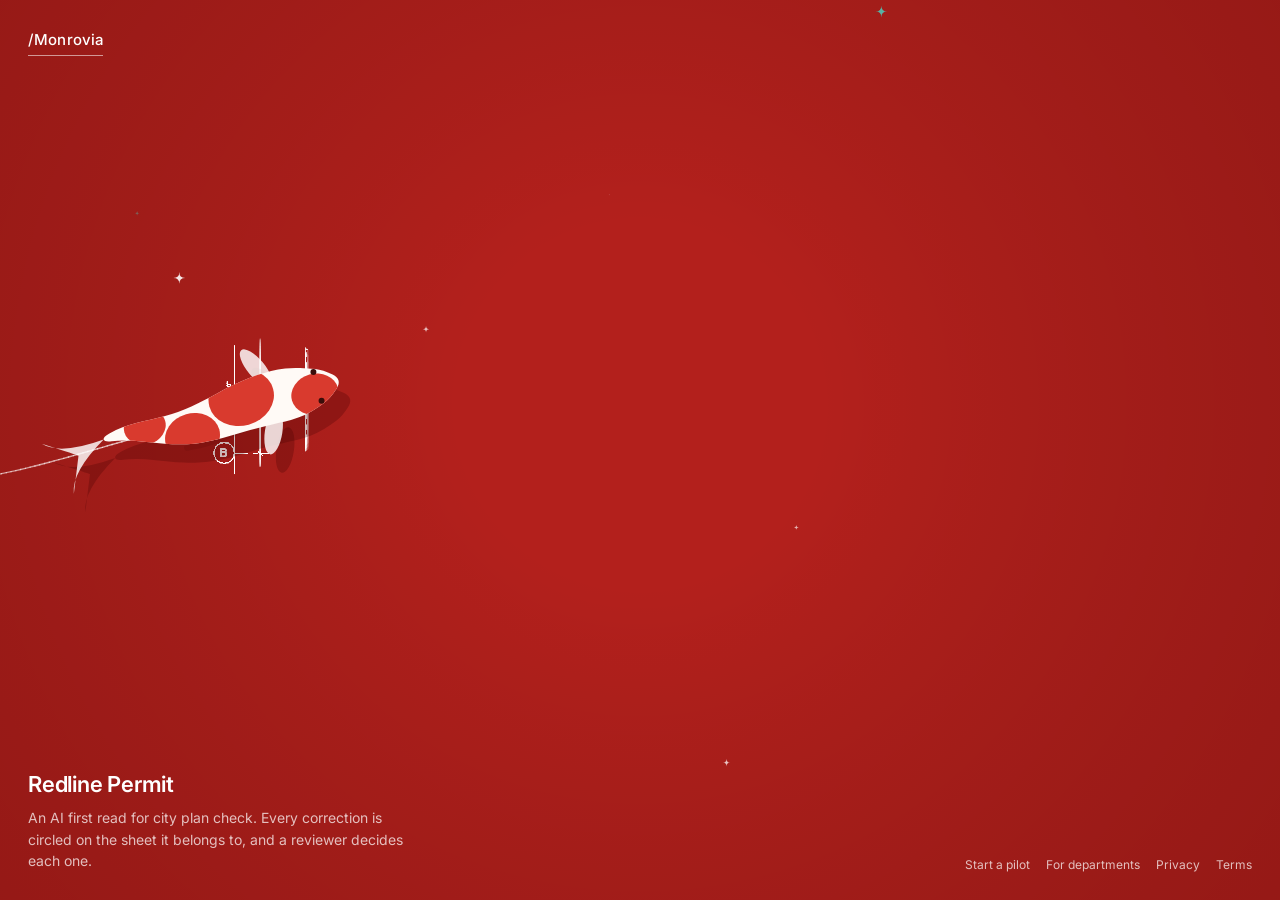
<file: index.html>
<!doctype html>
<html lang="en">
<head>
<meta charset="utf-8">
<meta name="viewport" content="width=device-width,initial-scale=1">
<title>Redline Permit · AI Plan Check and Online Permit Portal for Cities</title>
<link rel="icon" type="image/svg+xml" href="logo.svg">
<meta name="description" content="AI-assisted plan check and electronic plan review for city building departments. Every correction is circled on its sheet, and a reviewer decides each one.">
<link rel="canonical" href="https://redlinepermit.com/">
<meta property="og:type" content="website">
<meta property="og:site_name" content="Redline Permit">
<meta property="og:title" content="Redline Permit · AI plan check for cities">
<meta property="og:description" content="An AI first read of every plan set. Reviewers decide every comment.">
<meta property="og:url" content="https://redlinepermit.com/">
<meta name="twitter:card" content="summary">
<script type="application/ld+json">{"@context": "https://schema.org", "@graph": [{"@type": "Organization", "@id": "https://redlinepermit.com/#org", "name": "Redline Permit", "url": "https://redlinepermit.com/", "email": "hello@redlinepermit.com"}, {"@type": "SoftwareApplication", "name": "Redline Permit", "applicationCategory": "BusinessApplication", "applicationSubCategory": "Electronic plan review and online permit portal", "operatingSystem": "Web", "url": "https://redlinepermit.com/", "description": "AI-assisted plan check for city building departments. Every correction is circled on the sheet it belongs to, and a reviewer decides each one.", "audience": {"@type": "Audience", "audienceType": "City building and planning departments"}, "publisher": {"@id": "https://redlinepermit.com/#org"}}]}</script>
<link rel="preconnect" href="https://fonts.googleapis.com">
<link href="https://fonts.googleapis.com/css2?family=Inter:wght@400;500;600&display=swap" rel="stylesheet">
<style>
  :root{
    --rl-red:#b3201c;      /* Redline field */
    --rl-teal:#4fc3b4;     /* second colour */
    --rl-white:#ffffff;
    --rl-soft:rgba(255,255,255,.72);
  }
  html,body{margin:0;height:100%;background:var(--rl-red);overflow:hidden;color:var(--rl-white);
    font-family:Inter,system-ui,-apple-system,"Segoe UI",sans-serif;-webkit-font-smoothing:antialiased}
  canvas{position:fixed;inset:0;display:block;width:100vw;height:100vh}
  a{color:inherit;text-decoration:none}
  .rl-city{position:fixed;top:24px;left:28px;font-size:15px;font-weight:500;letter-spacing:.01em;
    padding:6px 0;border-bottom:1px solid rgba(255,255,255,.55);transition:border-color .2s}
  .rl-city:hover,.rl-city:focus-visible{border-color:#fff}
  .rl-copy{position:fixed;left:28px;bottom:28px;max-width:380px;pointer-events:none}
  .rl-copy h1{margin:0 0 10px;font-size:22px;font-weight:600;letter-spacing:-.01em}
  .rl-copy p{margin:0;font-size:14px;line-height:1.55;color:var(--rl-soft)}
  .rl-foot{position:fixed;right:28px;bottom:28px;font-size:12px;color:var(--rl-soft);display:flex;gap:16px}
  .rl-foot a:hover{color:#fff}
  @media (max-width:640px){
    .rl-city{top:16px;left:16px}
    .rl-copy{left:16px;right:16px;bottom:52px;max-width:none}
    .rl-foot{left:16px;right:auto;bottom:18px}
  }
</style>
</head>
<body>
<canvas id="rl-koi" aria-hidden="true"></canvas>
<a class="rl-city" href="/monrovia/">/Monrovia</a>
<div class="rl-copy">
  <h1>Redline Permit</h1>
  <p>An AI first read for city plan check. Every correction is circled on the sheet it belongs to, and a reviewer decides each one.</p>
</div>
<nav class="rl-foot"><a href="mailto:ypan@redlinepermit.com?subject=Redline%20Permit%20pilot">Start a pilot</a><a href="/departments/">For departments</a><a href="/privacy/">Privacy</a><a href="/terms/">Terms</a></nav>
<script>
/* Redline Permit landing: a koi swims across the red pond; its wake reveals a plan sheet. */
(() => {
  const RED = '#b3201c', TEAL = '#4fc3b4', PATCH = '#d93a2e', EYE = '#3a0e0b';
  const cv = document.getElementById('rl-koi'), ctx = cv.getContext('2d');
  const N = 16, CYCLE = 18, FADE = 1.6;
  let W, H, DPR, L, seg, bx, by, bw, bh, plan, rev, rctx;
  let pts = [], ang = 0, target = null, grid, wake = [], sparkles = [];
  let cycleStart = 0, last = 0, external = null;

  function mk() {
    const c = document.createElement('canvas');
    c.width = W * DPR; c.height = H * DPR;
    const g = c.getContext('2d'); g.setTransform(DPR, 0, 0, DPR, 0, 0);
    return c;
  }

  function resize() {
    DPR = Math.min(window.devicePixelRatio || 1, 2);
    W = innerWidth; H = innerHeight;
    cv.width = W * DPR; cv.height = H * DPR;
    ctx.setTransform(DPR, 0, 0, DPR, 0, 0);
    const m = Math.min(W, H);
    L = Math.max(80, Math.min(m * 0.3, 230)); seg = L / N;
    // the plan sheet keeps its own proportions (1400 x 1070)
    const sc = Math.min(W * (W < 640 ? 0.93 : 0.86) / PW, H * (W < 640 ? 0.52 : 0.74) / PH);
    bw = PW * sc; bh = PH * sc;
    bx = (W - bw) / 2; by = Math.max(H * 0.06, H * (W < 640 ? 0.36 : 0.44) - bh / 2);
    plan = mk(); drawPlan(plan.getContext('2d'));
    rev = mk(); rctx = rev.getContext('2d');
    resetCycle(performance.now() / 1000, true);
    sparkles = Array.from({length: 16}, () => ({
      x: Math.random() * W, y: Math.random() * H * 0.85,
      s: 2 + Math.random() * 4, p: Math.random() * 6.28, sp: 0.6 + Math.random() * 1.2,
      c: Math.random() < 0.3 ? TEAL : '#fff'
    }));
  }

  function resetCycle(now, newFish) {
    cycleStart = now;
    rctx.setTransform(1, 0, 0, 1, 0, 0); rctx.clearRect(0, 0, rev.width, rev.height);
    rctx.setTransform(DPR, 0, 0, DPR, 0, 0);
    grid = Array.from({length: 6}, () => new Array(8).fill(0));
    if (newFish || !pts.length) {
      const y = by + bh * (0.25 + Math.random() * 0.5);
      ang = 0;
      pts = Array.from({length: N + 1}, (_, i) => ({x: -L * 0.2 - i * seg, y}));
    }
    target = null; wake = [];
  }

  /* ---------- the hidden plan sheet: a medical office building, Level 1, fully annotated ---------- */
  const PLAN_IMG = new Image(), PW = 1400, PH = 1070;
  PLAN_IMG.onload = () => { if (plan) drawPlan(plan.getContext('2d')); };
  PLAN_IMG.src = '/assets/plan-l1.png';
  function drawPlan(g) {
    g.clearRect(0, 0, W, H);
    if (!PLAN_IMG.complete || !PLAN_IMG.naturalWidth) return;
    g.save(); g.globalAlpha = 0.92; g.drawImage(PLAN_IMG, bx, by, bw, bh); g.restore();
    const S = bw / PW, X = x => bx + x * S, Y = y => by + y * S;
    // large, readable dimension strings over the sheet's own (grids 1-5 at 36/30/30/24 ft; D-C-B-A at 28/24/28 ft)
    {
      const gx = [164, 464, 714, 964, 1164], gy = [192, 425, 625, 858];
      const fsz = Math.max(8, bw * 0.0135), tk = Math.max(3, bw * 0.006);
      g.save(); g.strokeStyle = '#F2EDE4'; g.fillStyle = '#F2EDE4'; g.lineWidth = Math.max(0.8, bw * 0.0009);
      g.font = `600 ${fsz}px Inter,system-ui,sans-serif`; g.textBaseline = 'bottom';
      const tick = (x, y) => { g.beginPath(); g.moveTo(x - tk, y + tk); g.lineTo(x + tk, y - tk); g.stroke(); };
      const hdim = (xs, y, labels) => { g.beginPath(); g.moveTo(X(xs[0]) - tk * 2, Y(y)); g.lineTo(X(xs[xs.length - 1]) + tk * 2, Y(y)); g.stroke();
        xs.forEach(x => { tick(X(x), Y(y)); g.beginPath(); g.moveTo(X(x), Y(y) + tk * 1.6); g.lineTo(X(x), Y(y) - tk * 1.6); g.stroke(); });
        g.textAlign = 'center'; labels.forEach((s, i) => g.fillText(s, (X(xs[i]) + X(xs[i + 1])) / 2, Y(y) - tk * 0.9)); };
      const vdim = (ys, x, labels) => { g.beginPath(); g.moveTo(X(x), Y(ys[0]) - tk * 2); g.lineTo(X(x), Y(ys[ys.length - 1]) + tk * 2); g.stroke();
        ys.forEach(y => { tick(X(x), Y(y)); g.beginPath(); g.moveTo(X(x) - tk * 1.6, Y(y)); g.lineTo(X(x) + tk * 1.6, Y(y)); g.stroke(); });
        labels.forEach((s, i) => { g.save(); g.translate(X(x) - tk * 0.9, (Y(ys[i]) + Y(ys[i + 1])) / 2); g.rotate(-Math.PI / 2); g.textAlign = 'center'; g.fillText(s, 0, 0); g.restore(); }); };
      hdim(gx, 62, ["36'-0\"", "30'-0\"", "30'-0\"", "24'-0\""]);
      hdim([gx[0], gx[4]], 18, ["120'-0\""]);
      vdim(gy, 1330, ["28'-0\"", "24'-0\"", "28'-0\""]);
      vdim([gy[0], gy[3]], 1385, ["80'-0\""]);
      g.restore();
    }
    // a teal revision cloud on Urgent Care Waiting (room 121), like a plan-check comment
    const c = [X(476), Y(644), X(626), Y(844)], bump = Math.max(3, bw * 0.006);
    g.strokeStyle = TEAL; g.fillStyle = TEAL; g.lineWidth = Math.max(1.2, bw * 0.0018);
    g.beginPath(); g.moveTo(c[0], c[1]);
    const edge = (x1, y1, x2, y2, nx, ny) => { const n = Math.max(2, Math.round(Math.hypot(x2 - x1, y2 - y1) / (bump * 2)));
      for (let i = 0; i < n; i++) { const ax = x1 + (x2 - x1) * (i + 1) / n, ay = y1 + (y2 - y1) * (i + 1) / n, mx = x1 + (x2 - x1) * (i + .5) / n, my = y1 + (y2 - y1) * (i + .5) / n;
        g.quadraticCurveTo(mx + nx * bump * 1.6, my + ny * bump * 1.6, ax, ay); } };
    edge(c[0], c[1], c[2], c[1], 0, -1); edge(c[2], c[1], c[2], c[3], 1, 0); edge(c[2], c[3], c[0], c[3], 0, 1); edge(c[0], c[3], c[0], c[1], -1, 0); g.stroke();
    const tx = c[2] + bump * 2.6, ty = c[1] - bump * 0.4, ts = Math.max(8, bw * 0.012);
    g.beginPath(); g.moveTo(tx, ty - ts * .6); g.lineTo(tx + ts * .6, ty + ts * .45); g.lineTo(tx - ts * .6, ty + ts * .45); g.closePath(); g.stroke();
    g.font = `600 ${ts * .8}px system-ui,sans-serif`; g.textAlign = 'center'; g.textBaseline = 'middle'; g.fillText('1', tx, ty + ts * .12);
  }
  /* ---------- the koi ---------- */
  function cellOf(x, y) {
    const cx = Math.floor((x - bx) / bw * 8), cy = Math.floor((y - by) / bh * 6);
    return (cx >= 0 && cx < 8 && cy >= 0 && cy < 6) ? [cx, cy] : null;
  }
  function pickTarget() {
    if (Math.random() < 0.3) return {x: W * (0.08 + Math.random() * 0.84), y: H * (0.1 + Math.random() * 0.7)};
    let best = null, bestScore = Infinity;
    for (let k = 0; k < 10; k++) {
      const cx = Math.floor(Math.random() * 8), cy = Math.floor(Math.random() * 6);
      const x = bx + (cx + 0.5) / 8 * bw, y = by + (cy + 0.5) / 6 * bh;
      const d = Math.hypot(x - pts[0].x, y - pts[0].y);
      const score = grid[cy][cx] * 1000 + (d < L * 0.8 ? 500 : 0) + Math.random() * 50;
      if (score < bestScore) { bestScore = score; best = {x, y}; }
    }
    return best;
  }

  function step(dt, time) {
    if (!target || Math.hypot(target.x - pts[0].x, target.y - pts[0].y) < L * 0.45) target = pickTarget();
    let want = Math.atan2(target.y - pts[0].y, target.x - pts[0].x), diff = want - ang;
    diff = Math.atan2(Math.sin(diff), Math.cos(diff));
    const turn = 2.0 * dt;
    ang += Math.max(-turn, Math.min(turn, diff)) + Math.sin(time * 6.5) * 0.6 * dt;
    const speed = L * (1.15 + 0.25 * Math.sin(time * 0.7));
    const prev = {x: pts[0].x, y: pts[0].y};
    pts[0].x += Math.cos(ang) * speed * dt; pts[0].y += Math.sin(ang) * speed * dt;
    for (let i = 1; i <= N; i++) {
      const a = pts[i - 1], b = pts[i], dx = b.x - a.x, dy = b.y - a.y, d = Math.hypot(dx, dy) || 1;
      if (d > seg) { b.x = a.x + dx / d * seg; b.y = a.y + dy / d * seg; }
    }
    // reveal the plan under the fish's body
    const k = Math.floor(N * 0.3), src = pts[k], rr = L * 0.27;
    const cell = cellOf(src.x, src.y); if (cell) grid[cell[1]][cell[0]] += dt;
    rctx.save(); rctx.beginPath(); rctx.arc(src.x, src.y, rr, 0, 7); rctx.clip();
    rctx.drawImage(plan, 0, 0, W, H); rctx.restore();
    wake.push({x: pts[N >> 1].x, y: pts[N >> 1].y, t: time});
    while (wake.length && time - wake[0].t > 2.6) wake.shift();
    return prev;
  }

  function bodyGeom(time) {
    const P = [], left = [], right = [], dirs = [];
    for (let i = 0; i <= N; i++) {
      const a = pts[Math.max(i - 1, 0)], b = pts[Math.min(i + 1, N)];
      const d = Math.atan2(a.y - b.y, a.x - b.x); dirs.push(d);
      const u = i / N, nx = Math.cos(d + Math.PI / 2), ny = Math.sin(d + Math.PI / 2);
      const wv = Math.sin(time * 9 - i * 0.55) * L * 0.035 * Math.pow(u, 1.2);
      P.push({x: pts[i].x + nx * wv, y: pts[i].y + ny * wv, nx, ny});
    }
    for (let i = 0; i <= N; i++) {
      const u = i / N;
      const prof = u < 0.2 ? 0.55 + 0.45 * Math.sin(u / 0.2 * Math.PI / 2) : (1 - Math.pow((u - 0.2) / 0.8, 1.6)) * 0.9 + 0.1;
      const w = L * 0.115 * prof;
      left.push({x: P[i].x + P[i].nx * w, y: P[i].y + P[i].ny * w});
      right.push({x: P[i].x - P[i].nx * w, y: P[i].y - P[i].ny * w});
    }
    const tip = {x: P[0].x + Math.cos(dirs[0]) * L * 0.07, y: P[0].y + Math.sin(dirs[0]) * L * 0.07};
    return {P, left, right, dirs, tip};
  }
  function bodyPath(g, G, ox = 0, oy = 0) {
    const ring = [G.tip, ...G.left, ...G.right.slice().reverse()];
    g.beginPath();
    const m = (a, b) => ({x: (a.x + b.x) / 2 + ox, y: (a.y + b.y) / 2 + oy});
    let s = m(ring[ring.length - 1], ring[0]); g.moveTo(s.x, s.y);
    for (let i = 0; i < ring.length; i++) {
      const c = ring[i], n = ring[(i + 1) % ring.length], e = m(c, n);
      g.quadraticCurveTo(c.x + ox, c.y + oy, e.x, e.y);
    }
    g.closePath();
  }
  function fins(g, G, time, ox = 0, oy = 0) {
    const v = a => ({x: Math.cos(a), y: Math.sin(a)});
    // pectoral fins
    const i = 4, p = G.P[i], d = G.dirs[i], flap = Math.sin(time * 5) * 0.25;
    [1, -1].forEach(s => {
      const a = d + Math.PI - s * (0.95 + flap), w = L * 0.1;
      const cx = p.x + p.nx * s * L * 0.08 + v(a).x * L * 0.07, cy = p.y + p.ny * s * L * 0.08 + v(a).y * L * 0.07;
      g.beginPath(); g.ellipse(cx + ox, cy + oy, w, L * 0.038, a, 0, 7); g.fill();
    });
    // tail
    const T = G.P[N], back = G.dirs[N] + Math.PI, fl = Math.sin(time * 9 - N * 0.55) * 0.35;
    const at = (a, r) => ({x: T.x + v(a).x * r + ox, y: T.y + v(a).y * r + oy});
    const t1 = at(back - 0.5 + fl, L * 0.27), t2 = at(back + 0.5 + fl, L * 0.27), notch = at(back + fl, L * 0.13);
    const c1 = at(back - 0.22 + fl, L * 0.2), c2 = at(back + 0.22 + fl, L * 0.2);
    g.beginPath(); g.moveTo(T.x + ox, T.y + oy);
    g.quadraticCurveTo(c1.x, c1.y, t1.x, t1.y); g.quadraticCurveTo(notch.x, notch.y, notch.x, notch.y);
    g.quadraticCurveTo(notch.x, notch.y, t2.x, t2.y); g.quadraticCurveTo(c2.x, c2.y, T.x + ox, T.y + oy);
    g.fill();
    // dorsal ridge
    g.save(); g.globalAlpha *= 0.5; g.lineWidth = L * 0.025; g.lineCap = 'round'; g.beginPath();
    for (let k = 5; k <= 11; k++) { const q = G.P[k]; k === 5 ? g.moveTo(q.x + ox, q.y + oy) : g.lineTo(q.x + ox, q.y + oy); }
    g.stroke(); g.restore();
  }
  function drawKoi(time) {
    const G = bodyGeom(time), sx = L * 0.05, sy = L * 0.08;
    // shadow on the pond floor
    ctx.save(); ctx.fillStyle = 'rgba(70,0,0,0.28)'; ctx.strokeStyle = 'rgba(70,0,0,0.28)';
    bodyPath(ctx, G, sx, sy); ctx.fill(); fins(ctx, G, time, sx, sy); ctx.restore();
    // fins (translucent white)
    ctx.save(); ctx.fillStyle = 'rgba(255,255,255,0.82)'; ctx.strokeStyle = 'rgba(255,255,255,0.9)';
    fins(ctx, G, time); ctx.restore();
    // body
    ctx.save(); bodyPath(ctx, G); ctx.fillStyle = '#fffaf6'; ctx.fill(); ctx.clip();
    ctx.fillStyle = PATCH;
    [[1, 0.9, 0.25], [6, 1.25, -0.35], [10, 1.05, 0.4], [13, 0.8, -0.2]].forEach(([i, s, off]) => {
      const p = G.P[i], w = L * 0.115;
      ctx.beginPath(); ctx.ellipse(p.x + p.nx * w * off, p.y + p.ny * w * off, w * s, w * s * 0.85, G.dirs[i], 0, 7); ctx.fill();
    });
    ctx.restore();
    // eyes
    const h = G.P[1], d = G.dirs[1];
    ctx.fillStyle = EYE;
    [1, -1].forEach(s => { ctx.beginPath(); ctx.arc(h.x + h.nx * s * L * 0.065 + Math.cos(d) * L * 0.02, h.y + h.ny * s * L * 0.065 + Math.sin(d) * L * 0.02, L * 0.013, 0, 7); ctx.fill(); });
  }

  /* ---------- frame ---------- */
  function frame(ms) {
    const now = ms / 1000, dt = Math.min(0.05, now - (last || now)); last = now;
    let phase = now - cycleStart;
    if (phase > CYCLE) { resetCycle(now, false); phase = 0; }
    step(dt, now);

    // pond
    ctx.fillStyle = RED; ctx.fillRect(0, 0, W, H);
    const vg = ctx.createRadialGradient(W / 2, H * 0.45, Math.min(W, H) * 0.2, W / 2, H * 0.45, Math.max(W, H) * 0.75);
    vg.addColorStop(0, 'rgba(0,0,0,0)'); vg.addColorStop(1, 'rgba(60,0,0,0.28)');
    ctx.fillStyle = vg; ctx.fillRect(0, 0, W, H);

    // only what the koi has swum over is revealed; the rest stays plain red
    const fade = phase > CYCLE - FADE ? Math.max(0, (CYCLE - phase) / FADE) : 1;
    ctx.globalAlpha = fade; ctx.drawImage(rev, 0, 0, W, H); ctx.globalAlpha = 1;

    // white line wake
    ctx.lineCap = 'round'; ctx.lineWidth = 1.4;
    for (let i = 1; i < wake.length; i++) {
      const a = wake[i - 1], b = wake[i];
      ctx.strokeStyle = `rgba(255,255,255,${0.75 * (1 - (now - b.t) / 2.6)})`;
      ctx.beginPath(); ctx.moveTo(a.x, a.y); ctx.lineTo(b.x, b.y); ctx.stroke();
    }

    drawKoi(now);

    // small sparkles
    sparkles.forEach(s => {
      const a = Math.max(0, Math.sin(now * s.sp + s.p)); if (a < 0.05) return;
      const r = s.s * a; ctx.fillStyle = s.c; ctx.globalAlpha = a * 0.9;
      ctx.beginPath(); ctx.moveTo(s.x, s.y - r); ctx.quadraticCurveTo(s.x, s.y, s.x + r, s.y);
      ctx.quadraticCurveTo(s.x, s.y, s.x, s.y + r); ctx.quadraticCurveTo(s.x, s.y, s.x - r, s.y);
      ctx.quadraticCurveTo(s.x, s.y, s.x, s.y - r); ctx.fill(); ctx.globalAlpha = 1;
    });

    requestAnimationFrame(frame);
  }

  addEventListener('resize', resize);
  resize();
  requestAnimationFrame(frame);
})();
</script>
</body>
</html>
</file>
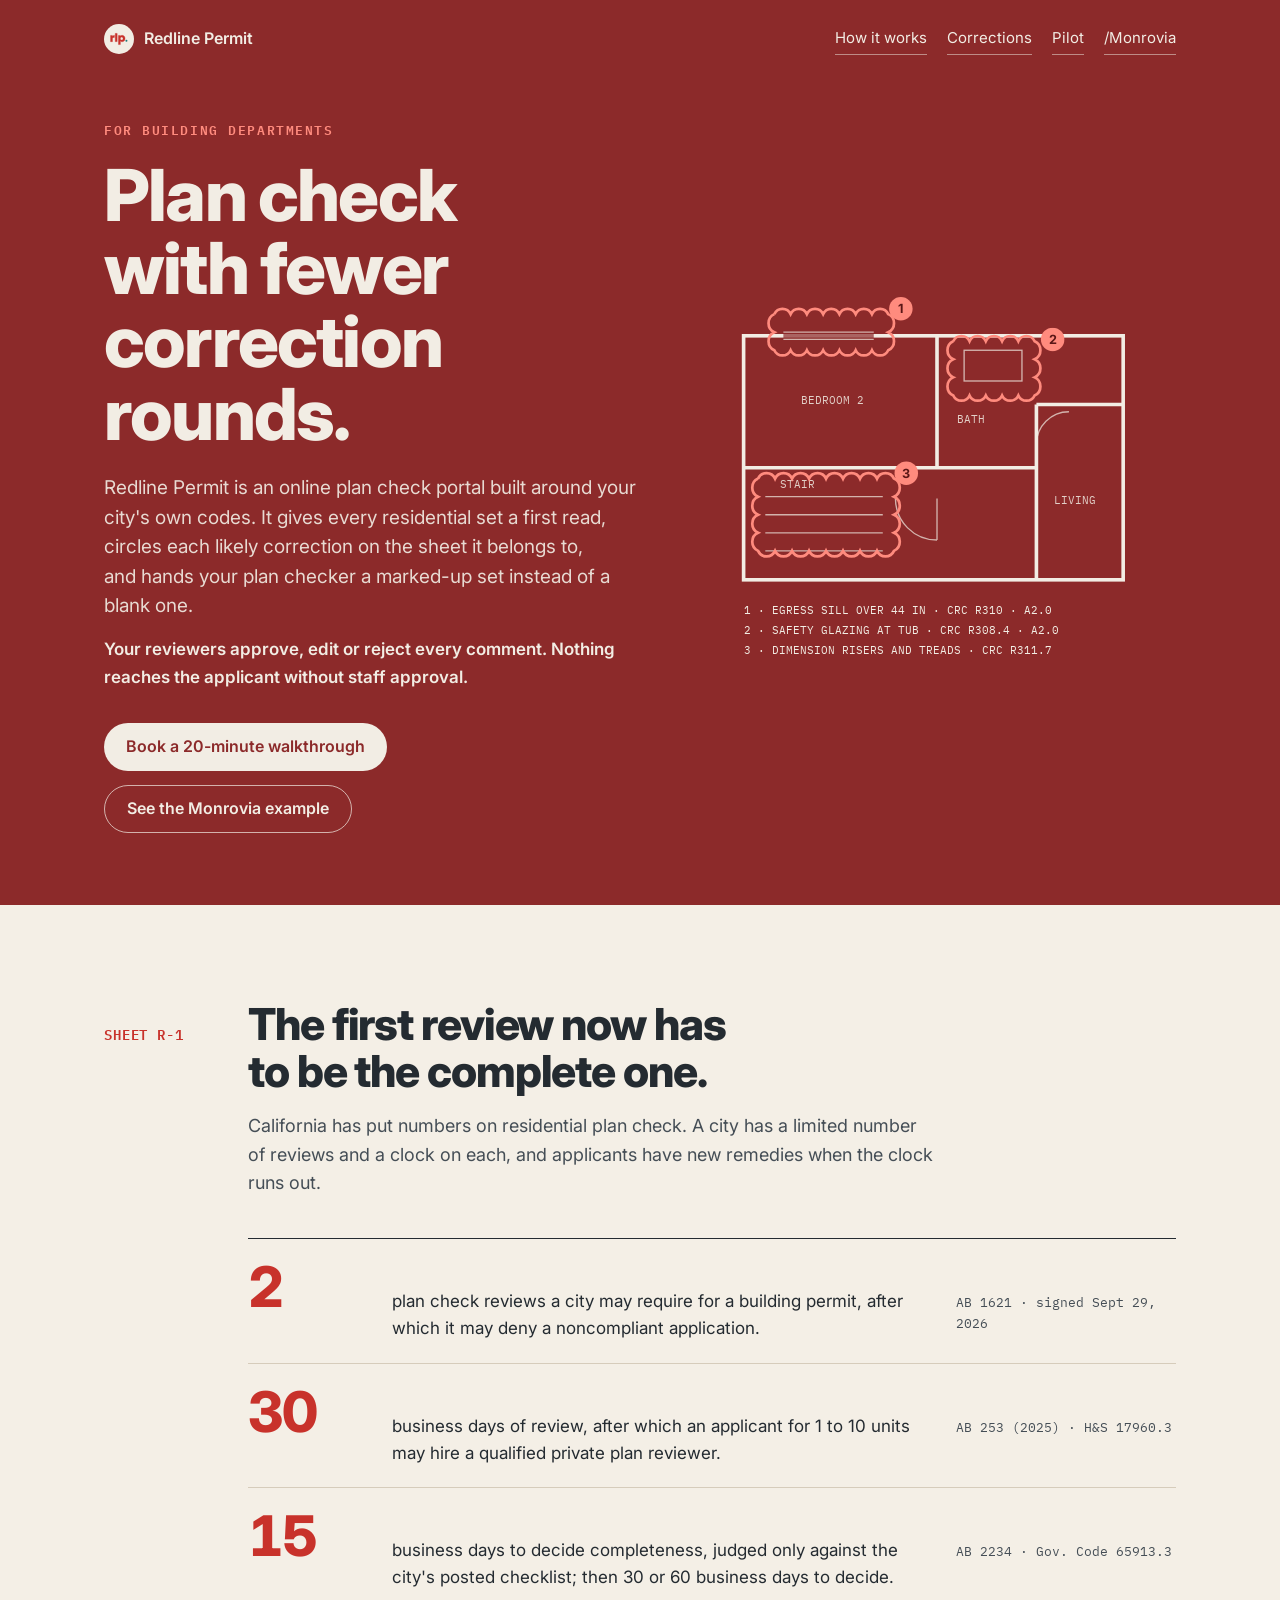
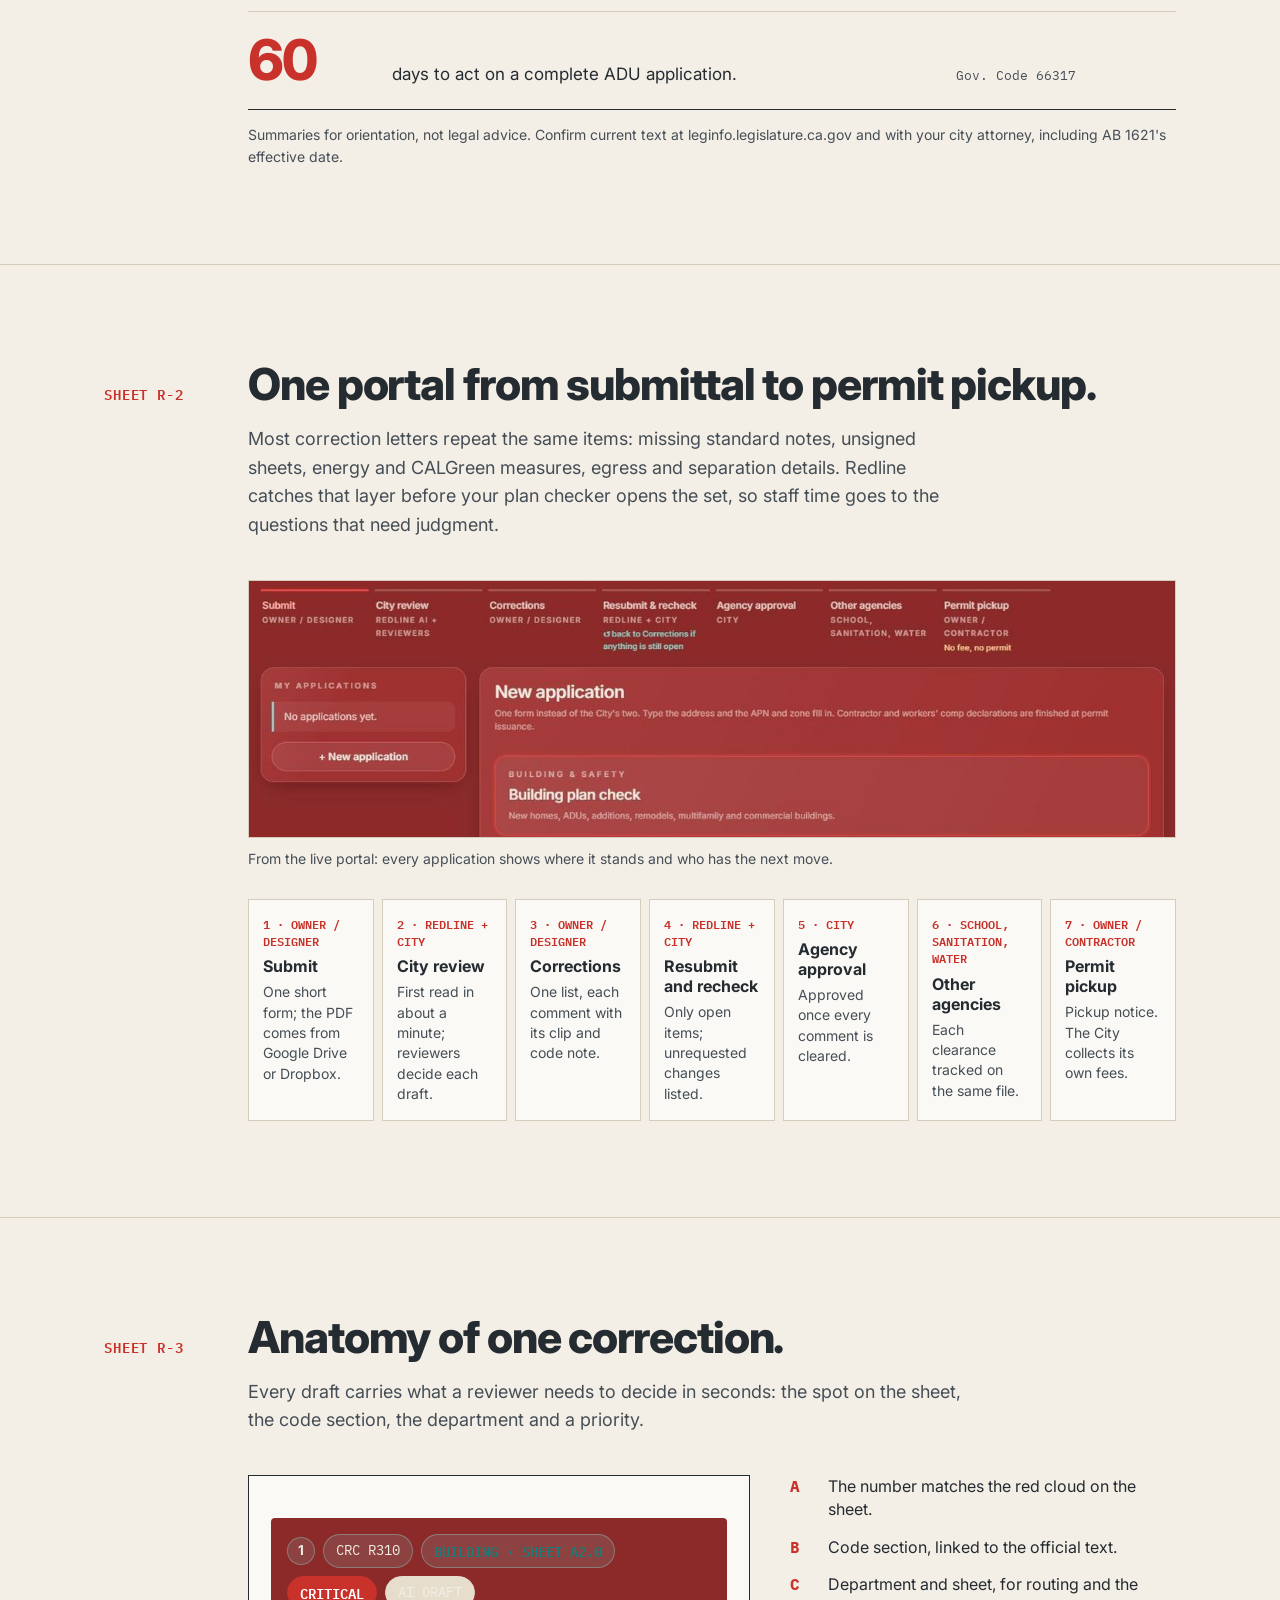
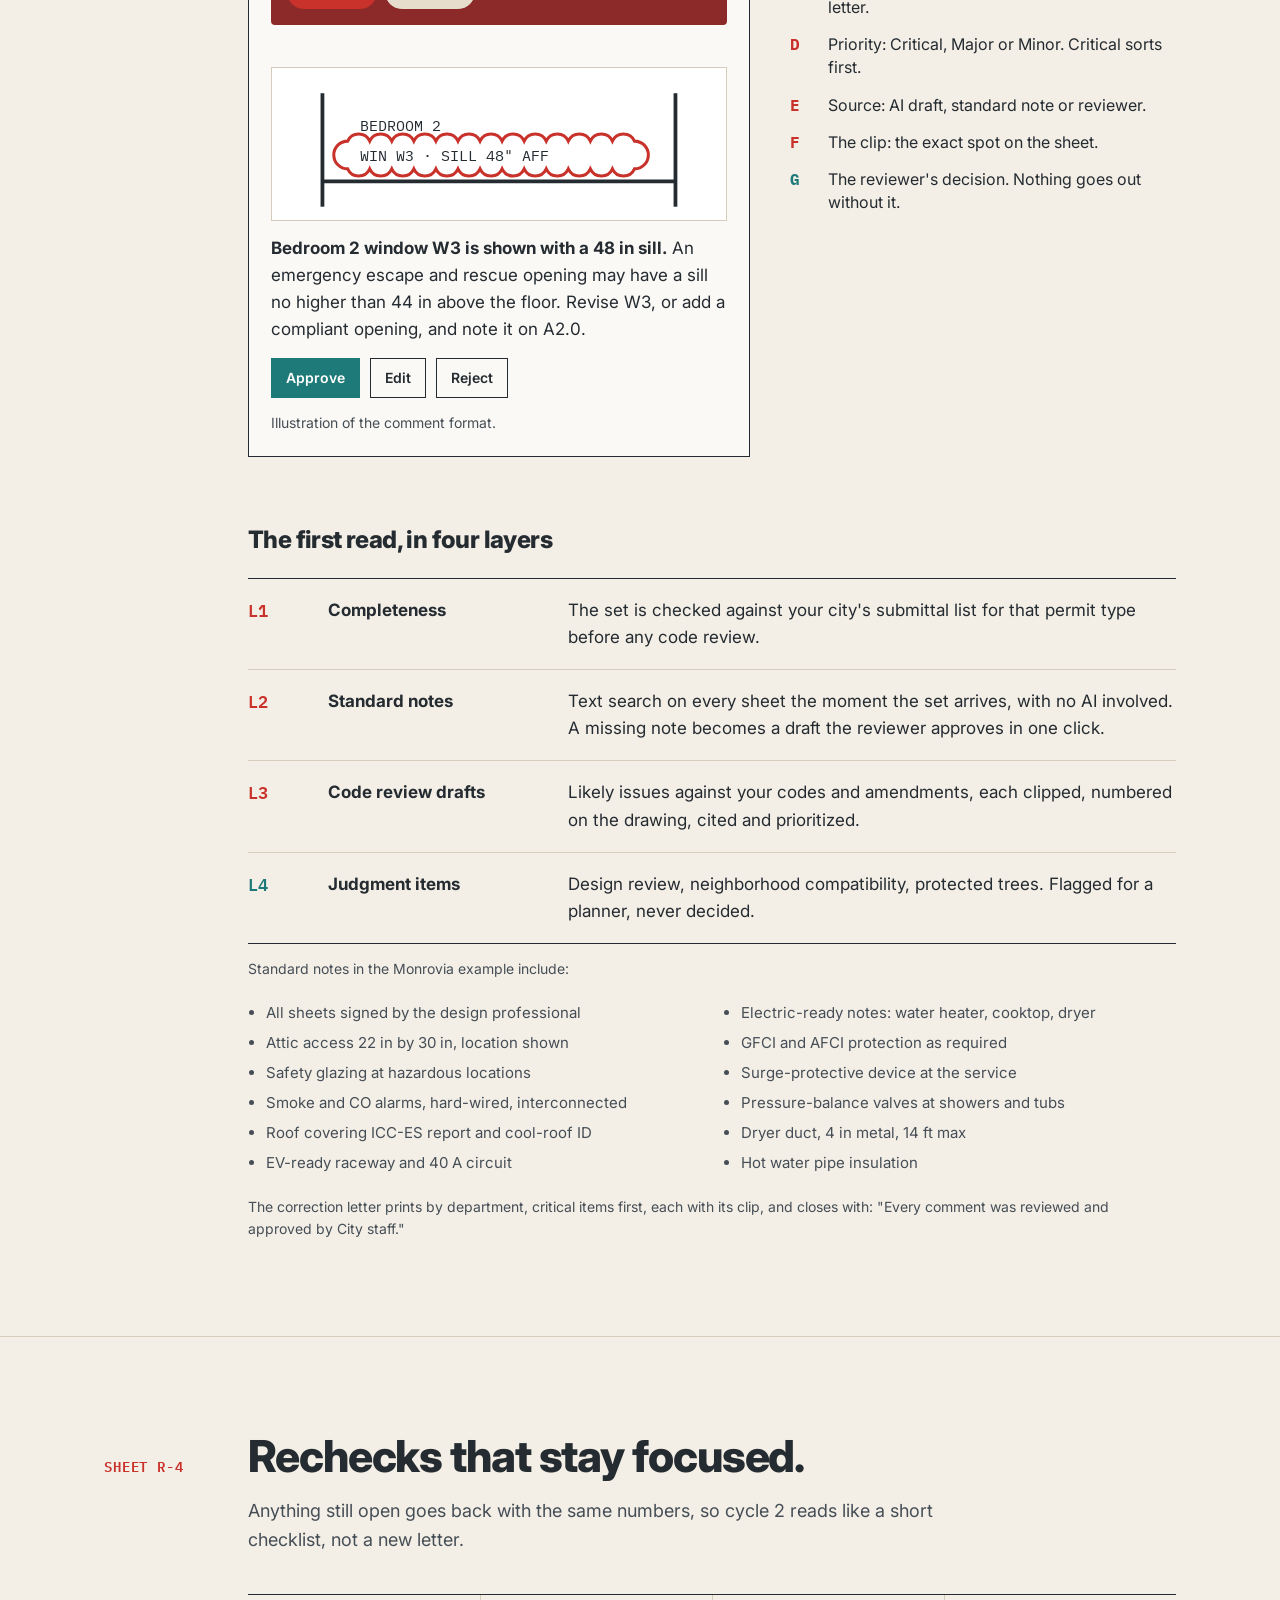
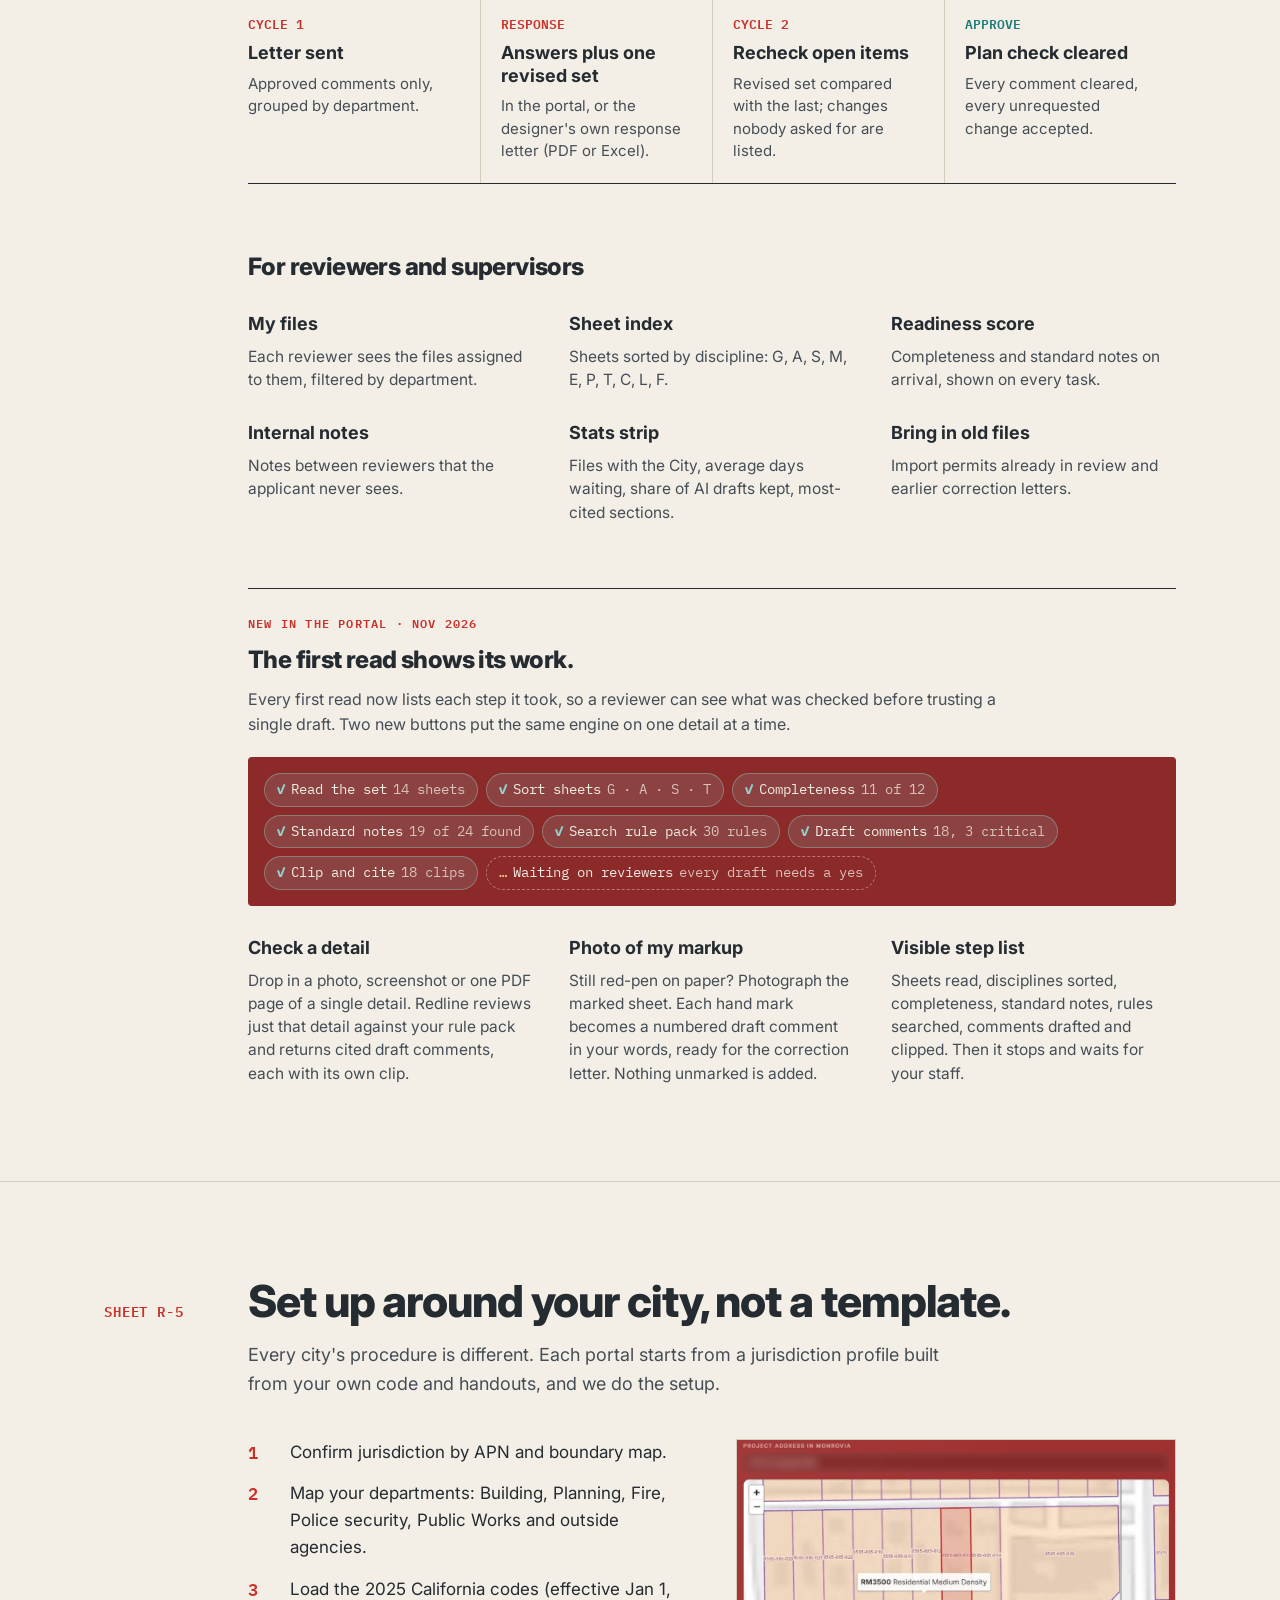
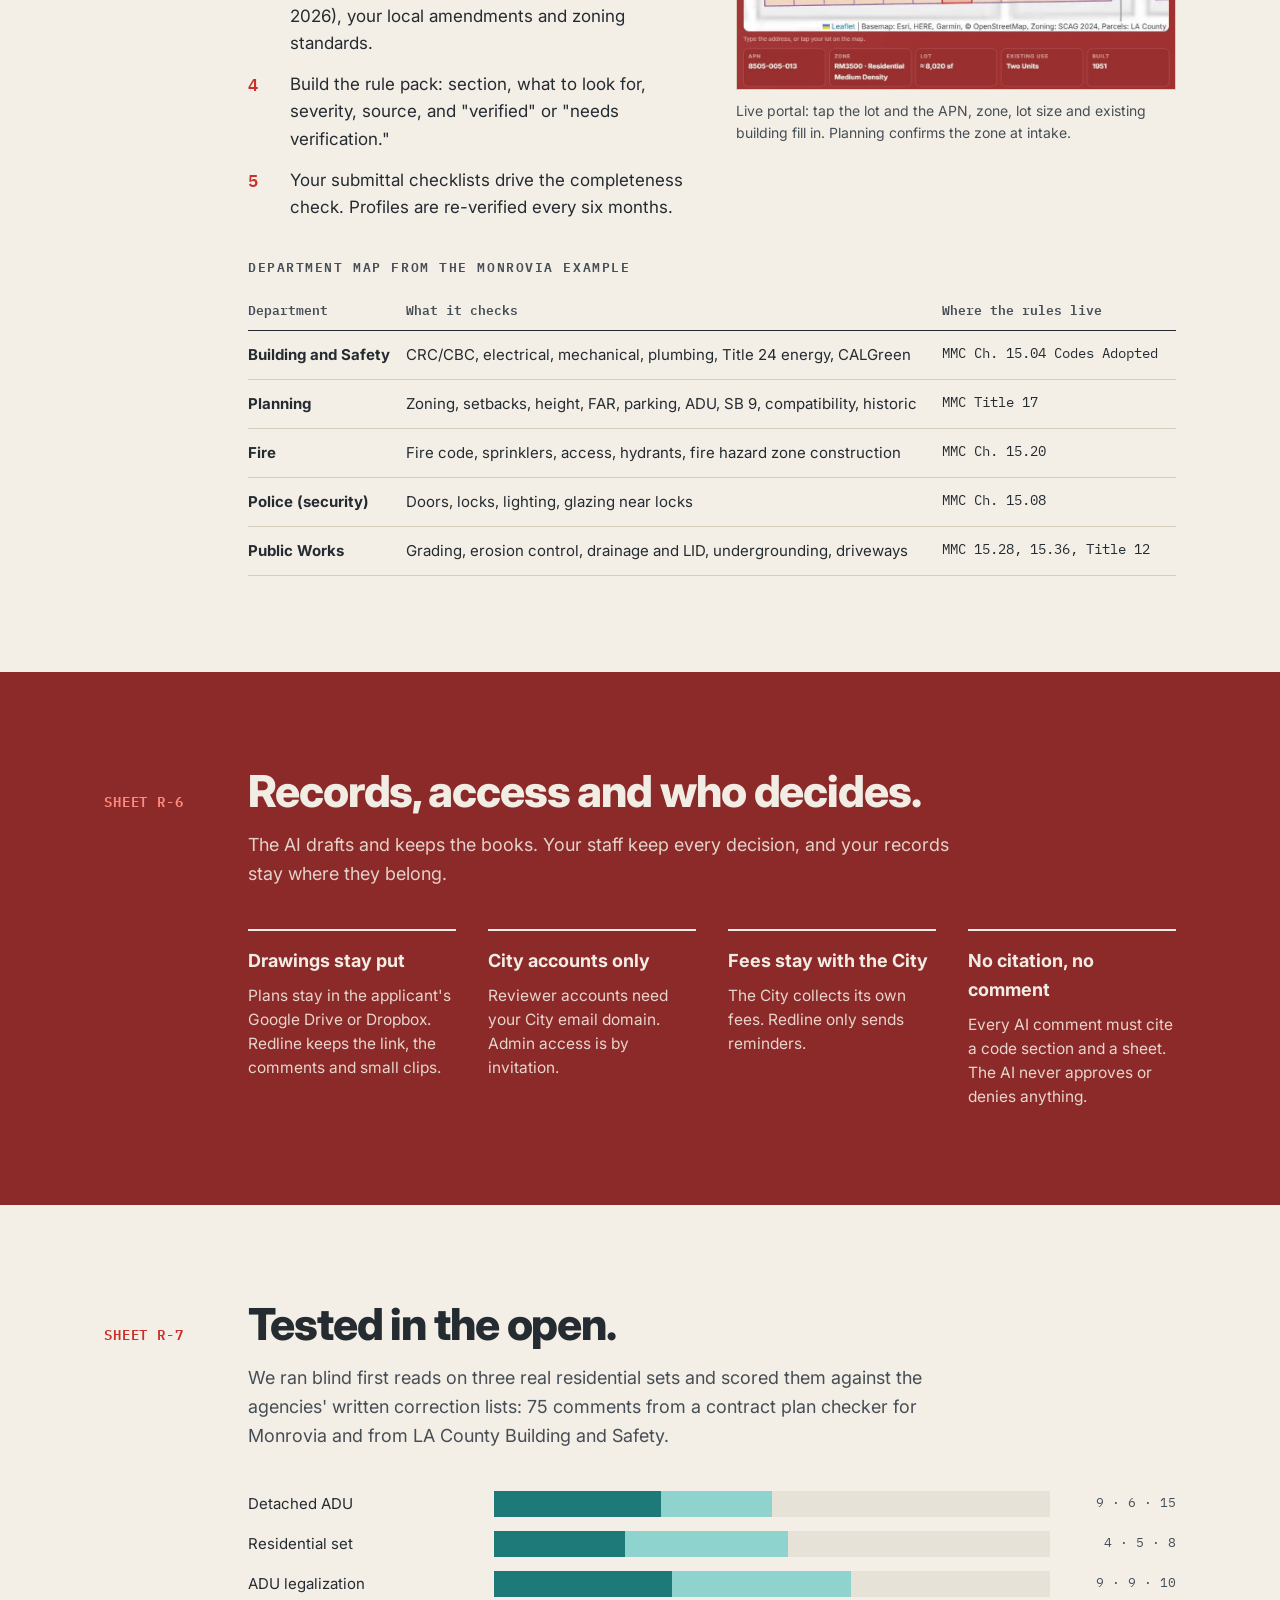
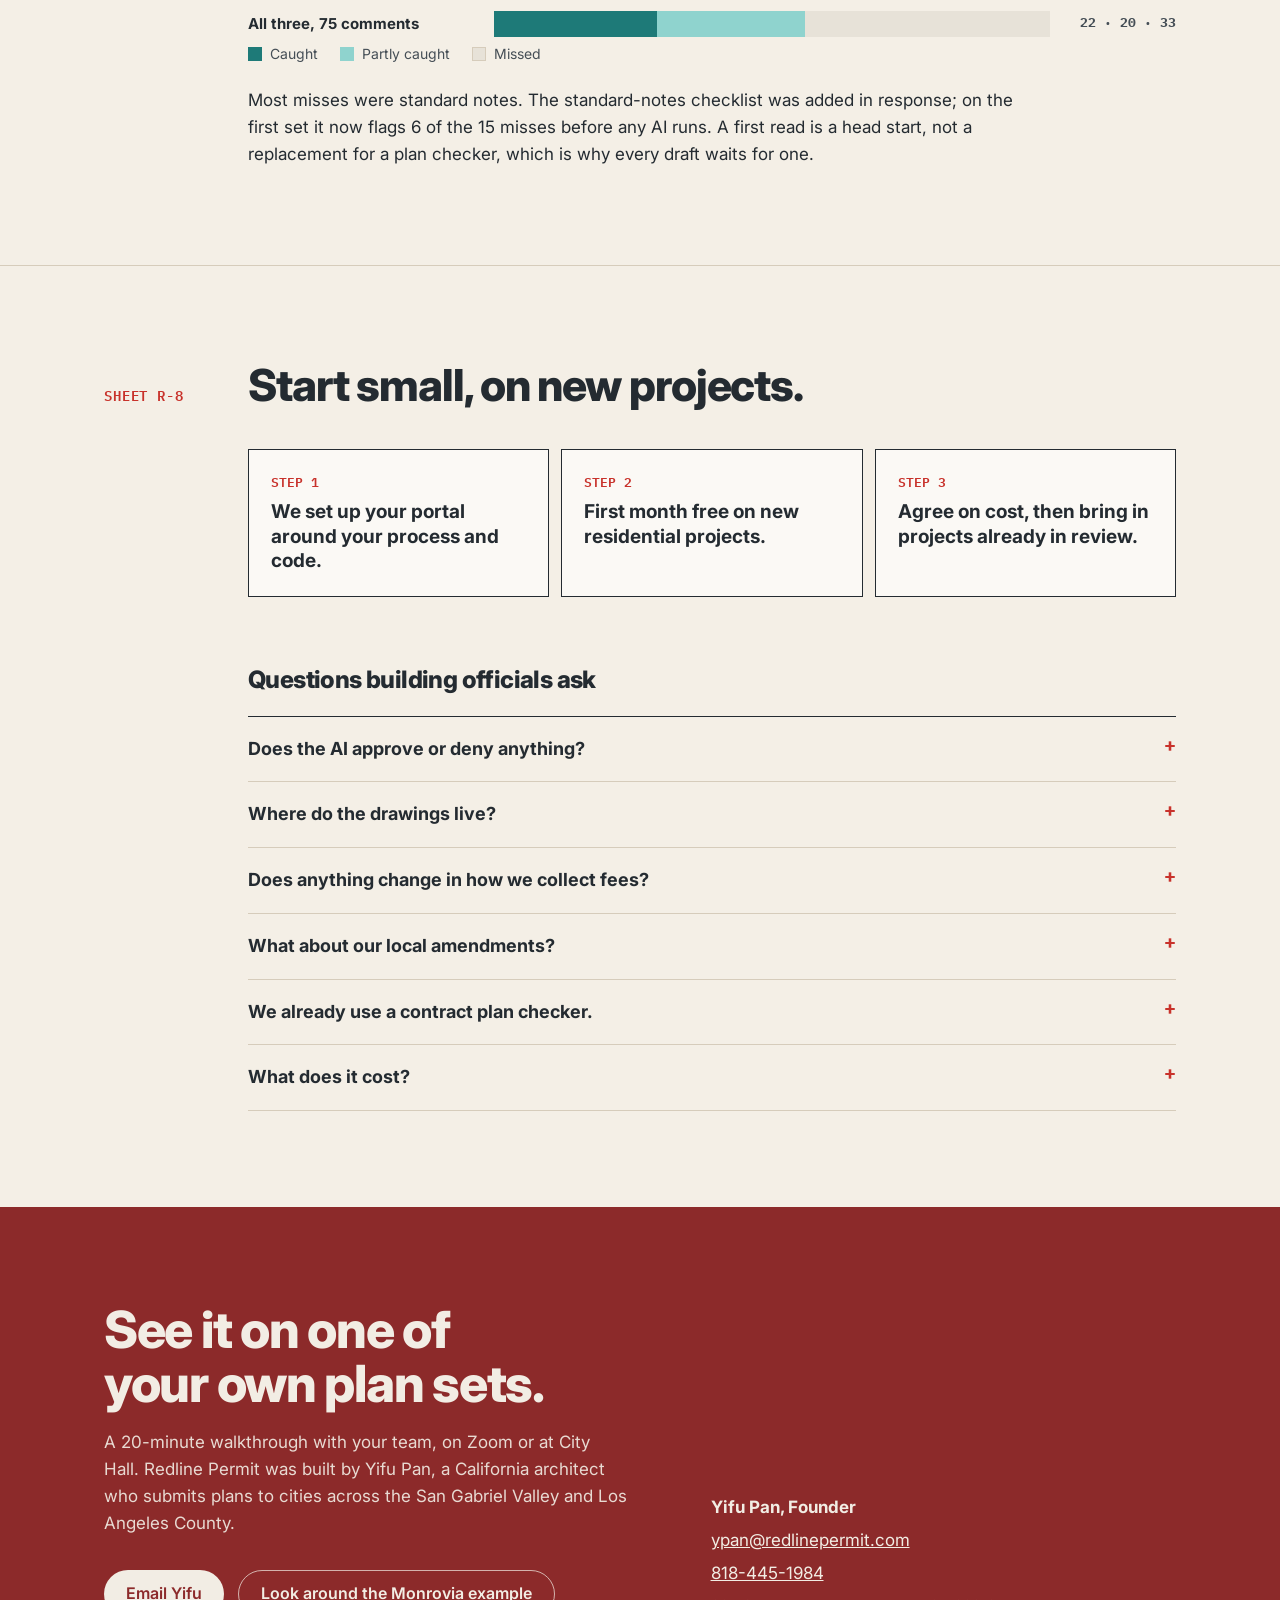
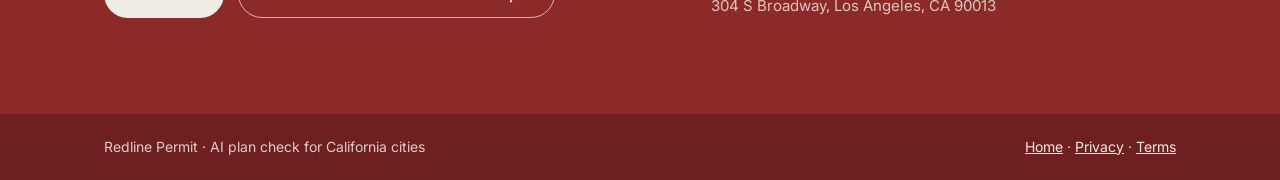
<file: departments/index.html>
<!doctype html>
<html lang="en">
<head>
<meta charset="utf-8">
<meta name="viewport" content="width=device-width, initial-scale=1, viewport-fit=cover">
<title>Redline Permit · For Building Departments</title>
<meta name="claude:viewport-fit-sides" content="cover">
<meta name="description" content="AI first read for city plan check. Likely corrections circled on the sheet with a code citation; reviewers approve, edit or reject each one.">
<link rel="canonical" href="https://redlinepermit.com/departments/">
<meta property="og:type" content="website">
<meta property="og:title" content="Redline Permit for building departments">
<meta property="og:description" content="A first read on every residential set. Every decision stays with your reviewers.">
<meta property="og:url" content="https://redlinepermit.com/departments/">
<meta property="og:image" content="https://redlinepermit.com/departments/portal.jpg">
<meta name="twitter:card" content="summary_large_image">
<link rel="icon" href="/logo.svg">
<link rel="preconnect" href="https://fonts.googleapis.com">
<link rel="preconnect" href="https://fonts.gstatic.com" crossorigin>
<link href="https://fonts.googleapis.com/css2?family=Inter:wght@400;500;600;700;800&family=IBM+Plex+Mono:wght@400;500;600&display=swap" rel="stylesheet">
<script type="application/ld+json">
{"@context":"https://schema.org","@type":"SoftwareApplication","name":"Redline Permit","applicationCategory":"BusinessApplication","applicationSubCategory":"Electronic plan review / AI plan check","operatingSystem":"Web","url":"https://redlinepermit.com/departments/","description":"AI first read for city plan check. Every likely correction is circled on its sheet with a code citation, and reviewers approve, edit or reject each one.","audience":{"@type":"Audience","audienceType":"City building and planning departments"},"publisher":{"@type":"Organization","name":"Redline Permit","url":"https://redlinepermit.com/","email":"ypan@redlinepermit.com"}}
</script>
<style>
/* Layout: a drawing set. Oxblood title sheet, sand "sheets" in between, each section a numbered sheet with a mono sheet label. */
:root{
  --ox:#8C2A2A; --ox-deep:#6E1F20; --sand:#F4EFE6; --paper:#FBF9F5; --hair:#D6CCBB;
  --ink:#242B31; --ink2:#454E56; --red:#C8322B; --red-hi:#FF8B7E; --teal:#1E7A78; --teal-hi:#8FD3CE; --cream:#F2EDE4;
  --f-sans:Inter,"Helvetica Neue",Helvetica,Arial,sans-serif;
  --f-mono:"IBM Plex Mono",ui-monospace,Menlo,Consolas,monospace;
  color-scheme:light;
}
*{box-sizing:border-box}
html{scroll-behavior:smooth}
body{margin:0;background:var(--sand);color:var(--ink);font-family:var(--f-sans);font-size:17px;line-height:1.6;-webkit-font-smoothing:antialiased}
a{color:var(--red)}
a:focus-visible,button:focus-visible,summary:focus-visible{outline:3px solid var(--teal);outline-offset:3px}
img{max-width:100%;height:auto;display:block}
.wrap{max-width:1120px;margin:0 auto;padding-left:max(24px,env(safe-area-inset-left,0px));padding-right:max(24px,env(safe-area-inset-right,0px))}
.mono{font-family:var(--f-mono)}
.label{font-family:var(--f-mono);font-size:13px;letter-spacing:.12em;text-transform:uppercase;font-weight:600}
h1,h2,h3{text-wrap:balance;margin:0;letter-spacing:-.025em}
p{margin:0;text-wrap:pretty}

/* Top bar */
.top{position:absolute;top:0;left:0;right:0;z-index:2;padding-top:calc(22px + env(safe-area-inset-top,0px))}
.top .wrap{display:flex;justify-content:space-between;align-items:center;gap:16px;flex-wrap:wrap}
.brand{display:flex;align-items:center;gap:10px;color:var(--cream);text-decoration:none;font-weight:600;font-size:16px}
.top nav{display:flex;gap:20px;flex-wrap:wrap}
.top nav a{color:var(--cream);text-decoration:none;font-size:15px;border-bottom:1px solid rgba(242,237,228,.5);padding:4px 0}
.top nav a:hover{border-color:var(--cream)}

/* Hero: the title sheet */
.hero{background:var(--ox);color:var(--cream);min-height:min(100vh,940px);display:flex;align-items:center;padding-block:120px 72px;position:relative;overflow:hidden}
.hero .wrap{display:grid;grid-template-columns:minmax(0,1.05fr) minmax(0,.95fr);gap:56px;align-items:center;width:100%}
.hero .label{color:var(--red-hi)}
.hero h1{font-size:clamp(40px,5.6vw,72px);line-height:1.02;font-weight:800;margin-top:18px}
.hero p.lede{font-size:19px;line-height:1.55;color:rgba(242,237,228,.9);margin-top:22px;max-width:34em}
.hero p.rule{font-weight:600;margin-top:16px;font-size:17px}
.cta{display:flex;gap:14px;flex-wrap:wrap;margin-top:32px}
.btn{display:inline-flex;align-items:center;min-height:48px;padding:0 22px;border-radius:999px;font-weight:600;font-size:16px;text-decoration:none}
.btn.solid{background:var(--cream);color:var(--ox)}
.btn.solid:hover{background:#fff}
.btn.line{border:1.5px solid rgba(242,237,228,.7);color:var(--cream)}
.btn.line:hover{border-color:var(--cream)}
.sheet-art{width:100%;max-width:520px;justify-self:end}
.sheet-art .cloud{fill:none;stroke:var(--red-hi);stroke-width:3;stroke-dasharray:900;stroke-dashoffset:0;animation:draw 1.6s ease-out both}
.sheet-art .c2{animation-delay:.5s}.sheet-art .c3{animation-delay:1s}
.sheet-art .tag{animation:pop .5s ease-out both}
.sheet-art .t2{animation-delay:.9s}.sheet-art .t3{animation-delay:1.4s}
@keyframes draw{from{stroke-dashoffset:900}to{stroke-dashoffset:0}}
@keyframes pop{from{opacity:0;transform:translateY(-6px)}to{opacity:1;transform:none}}
@media (prefers-reduced-motion:reduce){.sheet-art .cloud,.sheet-art .tag{animation:none}html{scroll-behavior:auto}}

/* Sheets */
section.sheet{padding-block:96px}
section.sheet + section.sheet{border-top:1px solid var(--hair)}
.sheet-head{display:grid;grid-template-columns:120px minmax(0,1fr);gap:24px;align-items:baseline}
.sheet-no{font-family:var(--f-mono);font-size:14px;font-weight:600;color:var(--red);letter-spacing:.06em}
.sheet-head h2{font-size:clamp(30px,3.6vw,44px);line-height:1.08;font-weight:800}
.sheet-head p{margin-top:16px;color:var(--ink2);max-width:40em;font-size:18px}
.sheet-body{margin-left:144px;margin-top:40px}

/* Law ledger */
.ledger{display:grid;border-top:1.5px solid var(--ink)}
.ledger .row{display:grid;grid-template-columns:120px minmax(0,1fr) 220px;gap:24px;padding:20px 0;border-bottom:1px solid var(--hair);align-items:baseline}
.ledger .row:last-child{border-bottom:1.5px solid var(--ink)}
.big{font-size:56px;font-weight:800;color:var(--red);line-height:1;letter-spacing:-.04em;font-variant-numeric:tabular-nums}
.cite{font-family:var(--f-mono);font-size:13px;color:var(--ink2)}
.fine{font-size:14px;color:var(--ink2);margin-top:14px}

/* Steps */
.steps{display:grid;grid-template-columns:repeat(7,minmax(0,1fr));gap:8px;margin-top:28px}
.step{background:var(--paper);border:1px solid var(--hair);padding:16px 14px;display:flex;flex-direction:column;gap:6px}
.step b{font-size:16px;line-height:1.25}
.step span{font-size:14px;color:var(--ink2);line-height:1.45}
.step .mono{font-size:12px;color:var(--red);font-weight:600}
.shot{border:1px solid var(--hair);background:#fff}
figure{margin:0}
figcaption{font-size:14px;color:var(--ink2);margin-top:10px}

/* Correction anatomy */
.anatomy{display:grid;grid-template-columns:minmax(0,1.3fr) minmax(0,1fr);gap:40px;align-items:start}
.card{background:var(--paper);border:1.5px solid var(--ink);padding:22px;display:flex;flex-direction:column;gap:14px}
.chips{display:flex;flex-wrap:wrap;gap:8px;align-items:center;font-family:var(--f-mono);font-size:12.5px}
.chip{border:1px solid var(--ink);padding:2px 8px}
.chip.crit{background:var(--red);border-color:var(--red);color:#fff;font-weight:600}
.chip.ai{background:#E6DDCD;border-color:#E6DDCD}
.num{width:28px;height:28px;border-radius:50%;background:var(--red);color:#fff;font-family:var(--f-sans);font-weight:700;font-size:14px;display:inline-flex;align-items:center;justify-content:center}
.card .actions{display:flex;gap:10px;flex-wrap:wrap}
.card .actions span{font-weight:600;font-size:14px;padding:8px 14px;border:1.5px solid var(--ink)}
.card .actions span.ok{background:var(--teal);border-color:var(--teal);color:#fff}
.keys{list-style:none;margin:0;padding:0;display:flex;flex-direction:column;gap:14px;font-size:16px;line-height:1.45}
.keys li{display:grid;grid-template-columns:28px minmax(0,1fr);gap:10px}
.keys b.k{font-family:var(--f-mono);color:var(--red)}
.keys b.k.g{color:var(--teal)}

/* Layers */
.layers{display:grid;border-top:1.5px solid var(--ink)}
.layers .row{display:grid;grid-template-columns:60px 220px minmax(0,1fr);gap:20px;padding:18px 0;border-bottom:1px solid var(--hair)}
.layers .row:last-child{border-bottom:1.5px solid var(--ink)}
.layers .mono{color:var(--red);font-weight:600}
.notes{columns:2;column-gap:40px;margin-top:20px;font-size:15px;color:var(--ink2);padding-left:18px}
.notes li{break-inside:avoid;margin-bottom:6px}

/* Recheck */
.cycle{display:grid;grid-template-columns:repeat(auto-fit,minmax(min(200px,100%),1fr));border-top:1.5px solid var(--ink);border-bottom:1.5px solid var(--ink)}
.cycle > div{padding:20px 20px 20px 0;display:flex;flex-direction:column;gap:8px}
.cycle > div + div{padding-left:20px;border-left:1px solid var(--hair)}
.cycle .mono{font-size:12.5px;font-weight:600;color:var(--red)}
.cycle .mono.g{color:var(--teal)}
.cycle b{font-size:18px;line-height:1.25}
.cycle span{font-size:15px;color:var(--ink2);line-height:1.5}

/* Tools grid */
.new3{margin-top:64px;border-top:1.5px solid var(--ink);padding-top:28px}
.new3 .tag{font:600 12px/1 "IBM Plex Mono",monospace;letter-spacing:.1em;color:var(--red)}
.chips{display:flex;flex-wrap:wrap;gap:8px;margin:20px 0 28px;padding:16px;background:var(--ox);border-radius:4px}
.chips span{display:inline-flex;gap:6px;align-items:center;font-size:13.5px;color:var(--cream);padding:5px 12px;border-radius:999px;background:rgba(143,211,206,.14);border:1px solid rgba(143,211,206,.4)}
.chips span b{color:var(--teal-hi)}
.chips span i{font-style:normal;opacity:.75}
.chips span.w{border-style:dashed;border-color:rgba(242,237,228,.4);background:transparent}
.chips span.w b{color:#F7C98C}
.tools{display:grid;grid-template-columns:repeat(auto-fit,minmax(min(260px,100%),1fr));gap:28px 36px}
.tools div{display:flex;flex-direction:column;gap:6px}
.tools b{font-size:18px}
.tools span{color:var(--ink2);font-size:15.5px;line-height:1.5}

/* Setup */
.setup{display:grid;grid-template-columns:minmax(0,1fr) minmax(0,1fr);gap:48px;align-items:start}
.olist{list-style:none;margin:0;padding:0;display:flex;flex-direction:column;gap:14px;counter-reset:s}
.olist li{display:grid;grid-template-columns:32px minmax(0,1fr);gap:10px;counter-increment:s}
.olist li::before{content:counter(s);font-family:var(--f-mono);font-weight:600;color:var(--red)}
.tbl{overflow-x:auto;margin-top:36px}
table{border-collapse:collapse;width:100%;min-width:620px;font-size:15px}
th{font-family:var(--f-mono);font-size:12.5px;font-weight:600;color:var(--ink2);text-align:left;padding:10px 12px 10px 0;border-bottom:1.5px solid var(--ink)}
td{padding:12px 12px 12px 0;border-bottom:1px solid var(--hair);vertical-align:top}
td:first-child{font-weight:700}
td.mono{font-size:13.5px}

/* Records band */
.band{background:var(--ox);color:var(--cream)}
.band .sheet-no{color:var(--red-hi)}
.band .sheet-head p{color:rgba(242,237,228,.86)}
.band section.sheet{border:0}
.pillars{display:grid;grid-template-columns:repeat(4,minmax(0,1fr));gap:32px}
.pillars div{border-top:2px solid var(--cream);padding-top:16px;display:flex;flex-direction:column;gap:8px}
.pillars b{font-size:18px}
.pillars span{color:rgba(242,237,228,.88);font-size:15.5px;line-height:1.55}

/* Test results */
.bars{display:flex;flex-direction:column;gap:14px}
.bar{display:grid;grid-template-columns:230px minmax(0,1fr) 110px;gap:16px;align-items:center;font-size:15px}
.bar .track{display:flex;height:26px;background:#E7E2D8}
.bar .a{background:var(--teal)}.bar .p{background:var(--teal-hi)}
.bar .n{white-space:nowrap;font-family:var(--f-mono);font-size:13px;color:var(--ink2);text-align:right;font-variant-numeric:tabular-nums}
.bar.total{font-weight:700}
.legend{display:flex;gap:22px;flex-wrap:wrap;font-size:14px;color:var(--ink2);margin-top:6px}
.legend span{display:inline-flex;gap:8px;align-items:center}
.legend i{width:14px;height:14px;display:inline-block}

/* Pilot */
.pilot{display:grid;grid-template-columns:repeat(auto-fit,minmax(min(240px,100%),1fr));gap:12px}
.pilot div{background:var(--paper);border:1.5px solid var(--ink);padding:22px;display:flex;flex-direction:column;gap:8px}
.pilot .mono{color:var(--red);font-size:12.5px;font-weight:600}
.pilot b{font-size:19px;line-height:1.3}

/* FAQ */
details{border-bottom:1px solid var(--hair);padding:18px 0}
details:first-of-type{border-top:1.5px solid var(--ink)}
summary{cursor:pointer;font-weight:700;font-size:18px;list-style:none;display:flex;justify-content:space-between;gap:16px}
summary::-webkit-details-marker{display:none}
summary::after{content:"+";font-family:var(--f-mono);color:var(--red);font-size:20px;line-height:1}
details[open] summary::after{content:"\2212"}
details p{margin-top:10px;color:var(--ink2);max-width:46em}

/* Contact */
.contact{background:var(--ox);color:var(--cream);padding-block:96px}
.contact h2{font-size:clamp(32px,4vw,52px);font-weight:800;line-height:1.05}
.contact .grid{display:grid;grid-template-columns:minmax(0,1.2fr) minmax(0,1fr);gap:48px;align-items:end}
.contact p{color:rgba(242,237,228,.9);margin-top:18px;max-width:34em}
.card-contact{display:flex;flex-direction:column;gap:6px;font-size:17px}
.card-contact a{color:var(--cream)}
.card-contact .addr{color:rgba(242,237,228,.8);font-size:15px}
footer{background:var(--ox-deep);color:rgba(242,237,228,.85);font-size:14px;padding-block:22px calc(22px + env(safe-area-inset-bottom,0px))}
footer .wrap{display:flex;justify-content:space-between;gap:16px;flex-wrap:wrap}
footer a{color:var(--cream)}

@media (max-width:900px){
  .hero .wrap,.anatomy,.setup,.contact .grid{grid-template-columns:minmax(0,1fr)}
  .sheet-art{justify-self:start;max-width:440px}
  .sheet-head{grid-template-columns:minmax(0,1fr);gap:10px}
  .sheet-body{margin-left:0}
  .ledger .row{grid-template-columns:90px minmax(0,1fr)}
  .ledger .row .cite{grid-column:2}
  .layers .row{grid-template-columns:44px minmax(0,1fr)}
  .layers .row > :last-child{grid-column:2}
  .notes{columns:1}
  .bar{grid-template-columns:minmax(0,1fr) 110px}
  .steps{grid-template-columns:repeat(2,minmax(0,1fr))}
  .pillars{grid-template-columns:repeat(2,minmax(0,1fr))}
  .bar .track{grid-column:1 / -1;grid-row:2}
  .cycle > div + div{padding-left:0;border-left:0;border-top:1px solid var(--hair)}
}
@media (max-width:520px){
  body{font-size:16px}
  .hero{padding-block:150px 56px}
  .pillars{grid-template-columns:minmax(0,1fr)}
  .big{font-size:44px}
  section.sheet{padding-block:68px}
}
</style>
</head>
<body>

<header class="top">
<div class="wrap">
<a class="brand" href="/" aria-label="Redline Permit home">
<svg width="30" height="30" viewBox="0 0 1080 1080" aria-hidden="true"><circle cx="540" cy="540" r="540" fill="#F2EDE4"/><g fill="#C8322B" stroke="#C8322B" stroke-width="32" stroke-linejoin="round"><path transform="translate(211.2,634.8) scale(0.4,-0.4)" d="M408 564V383H361Q297 383 265.0 355.5Q233 328 233 259V0H62V558H233V465Q263 511 308.0 537.5Q353 564 408 564Z"/><path transform="translate(380.0,634.8) scale(0.4,-0.4)" d="M233 740V0H62V740Z"/><path transform="translate(495.6,634.8) scale(0.4,-0.4)" d="M405 566Q474 566 530.0 531.0Q586 496 618.5 431.0Q651 366 651 280Q651 194 618.5 128.5Q586 63 530.0 27.5Q474 -8 405 -8Q347 -8 302.5 16.0Q258 40 233 78V-266H62V558H233V479Q258 518 302.0 542.0Q346 566 405 566ZM354 417Q303 417 267.5 380.0Q232 343 232 279Q232 215 267.5 178.0Q303 141 354 141Q405 141 441.0 178.5Q477 216 477 280Q477 344 441.5 380.5Q406 417 354 417Z"/></g><circle cx="808" cy="598.8" r="36" fill="#1E7A78"/></svg>
Redline Permit</a>
<nav aria-label="Page">
<a href="#how">How it works</a>
<a href="#corrections">Corrections</a>
<a href="#pilot">Pilot</a>
<a href="/monrovia/">/Monrovia</a>
</nav>
</div>
</header>

<main>
<section class="hero">
<div class="wrap">
<div>
<div class="label">For building departments</div>
<h1>Plan check with fewer correction rounds.</h1>
<p class="lede">Redline Permit is an online plan check portal built around your city's own codes. It gives every residential set a first read, circles each likely correction on the sheet it belongs to, and hands your plan checker a marked-up set instead of a blank one.</p>
<p class="rule">Your reviewers approve, edit or reject every comment. Nothing reaches the applicant without staff approval.</p>
<div class="cta">
<a class="btn solid" href="mailto:ypan@redlinepermit.com?subject=Redline%20Permit%20walkthrough">Book a 20-minute walkthrough</a>
<a class="btn line" href="/monrovia/">See the Monrovia example</a>
</div>
</div>
<svg class="sheet-art" viewBox="0 0 534 420" role="img" aria-label="A floor plan sheet with three red revision clouds, numbered 1 to 3, and their code citations">
<g fill="none" stroke="#F2EDE4" stroke-width="4">
<rect x="56" y="54" width="420" height="270"/><line x1="270" y1="54" x2="270" y2="200"/><line x1="56" y1="200" x2="380" y2="200"/><line x1="380" y1="130" x2="380" y2="324"/><line x1="380" y1="130" x2="476" y2="130"/>
</g>
<g fill="none" stroke="#F2EDE4" stroke-width="1.5" opacity=".7">
<line x1="100" y1="54" x2="200" y2="54" stroke="#8C2A2A" stroke-width="8"/><line x1="100" y1="50" x2="200" y2="50"/><line x1="100" y1="58" x2="200" y2="58"/>
<path d="M270 280 a46 46 0 0 1 -46 -46"/><line x1="270" y1="280" x2="270" y2="234"/><path d="M380 174 a36 36 0 0 1 36 -36"/>
<line x1="80" y1="232" x2="210" y2="232"/><line x1="80" y1="252" x2="210" y2="252"/><line x1="80" y1="272" x2="210" y2="272"/><line x1="80" y1="292" x2="210" y2="292"/>
<rect x="300" y="70" width="64" height="34"/>
</g>
<g font-family="IBM Plex Mono, monospace" font-size="12" fill="#F2EDE4" opacity=".85"><text x="120" y="130">BEDROOM 2</text><text x="292" y="150">BATH</text><text x="400" y="240">LIVING</text><text x="96" y="222">STAIR</text></g>
<path class="cloud" d="M90 30 a9.9 9.9 0 0 1 18 0 a9.9 9.9 0 0 1 18 0 a9.9 9.9 0 0 1 18 0 a9.9 9.9 0 0 1 18 0 a9.9 9.9 0 0 1 18 0 a9.9 9.9 0 0 1 18 0 a9.9 9.9 0 0 1 18 0 a11 11 0 0 1 0 20 a11 11 0 0 1 0 20 a9.9 9.9 0 0 1 -18 0 a9.9 9.9 0 0 1 -18 0 a9.9 9.9 0 0 1 -18 0 a9.9 9.9 0 0 1 -18 0 a9.9 9.9 0 0 1 -18 0 a9.9 9.9 0 0 1 -18 0 a9.9 9.9 0 0 1 -18 0 a11 11 0 0 1 0 -20 a11 11 0 0 1 0 -20 Z"/>
<path class="cloud c2" d="M288 60 a9.9 9.9 0 0 1 18 0 a9.9 9.9 0 0 1 18 0 a9.9 9.9 0 0 1 18 0 a9.9 9.9 0 0 1 18 0 a9.9 9.9 0 0 1 18 0 a11 11 0 0 1 0 20 a11 11 0 0 1 0 20 a11 11 0 0 1 0 20 a9.9 9.9 0 0 1 -18 0 a9.9 9.9 0 0 1 -18 0 a9.9 9.9 0 0 1 -18 0 a9.9 9.9 0 0 1 -18 0 a9.9 9.9 0 0 1 -18 0 a11 11 0 0 1 0 -20 a11 11 0 0 1 0 -20 a11 11 0 0 1 0 -20 Z"/>
<path class="cloud c3" d="M72 212 a10.3 10.3 0 0 1 18.8 0 a10.3 10.3 0 0 1 18.8 0 a10.3 10.3 0 0 1 18.8 0 a10.3 10.3 0 0 1 18.8 0 a10.3 10.3 0 0 1 18.8 0 a10.3 10.3 0 0 1 18.8 0 a10.3 10.3 0 0 1 18.8 0 a10.3 10.3 0 0 1 18.8 0 a11 11 0 0 1 0 20 a11 11 0 0 1 0 20 a11 11 0 0 1 0 20 a11 11 0 0 1 0 20 a10.3 10.3 0 0 1 -18.8 0 a10.3 10.3 0 0 1 -18.8 0 a10.3 10.3 0 0 1 -18.8 0 a10.3 10.3 0 0 1 -18.8 0 a10.3 10.3 0 0 1 -18.8 0 a10.3 10.3 0 0 1 -18.8 0 a10.3 10.3 0 0 1 -18.8 0 a10.3 10.3 0 0 1 -18.8 0 a11 11 0 0 1 0 -20 a11 11 0 0 1 0 -20 a11 11 0 0 1 0 -20 a11 11 0 0 1 0 -20 Z"/>
<g font-family="Inter, sans-serif" font-size="14" font-weight="700" text-anchor="middle">
<g class="tag"><circle cx="230" cy="24" r="13" fill="#FF8B7E"/><text x="230" y="29" fill="#5A1616">1</text></g>
<g class="tag t2"><circle cx="398" cy="58" r="13" fill="#FF8B7E"/><text x="398" y="63" fill="#5A1616">2</text></g>
<g class="tag t3"><circle cx="236" cy="206" r="13" fill="#FF8B7E"/><text x="236" y="211" fill="#5A1616">3</text></g>
</g>
<g font-family="IBM Plex Mono, monospace" font-size="12.5" fill="#F2EDE4">
<text x="56" y="362">1 · EGRESS SILL OVER 44 IN · CRC R310 · A2.0</text>
<text x="56" y="384">2 · SAFETY GLAZING AT TUB · CRC R308.4 · A2.0</text>
<text x="56" y="406">3 · DIMENSION RISERS AND TREADS · CRC R311.7</text>
</g>
</svg>
</div>
</section>

<section class="sheet" aria-labelledby="why">
<div class="wrap">
<div class="sheet-head"><div class="sheet-no">SHEET R-1</div><div><h2 id="why">The first review now has to be the complete one.</h2><p>California has put numbers on residential plan check. A city has a limited number of reviews and a clock on each, and applicants have new remedies when the clock runs out.</p></div></div>
<div class="sheet-body">
<div class="ledger">
<div class="row"><div class="big">2</div><div>plan check reviews a city may require for a building permit, after which it may deny a noncompliant application.</div><div class="cite">AB 1621 · signed Sept 29, 2026</div></div>
<div class="row"><div class="big">30</div><div>business days of review, after which an applicant for 1 to 10 units may hire a qualified private plan reviewer.</div><div class="cite">AB 253 (2025) · H&amp;S 17960.3</div></div>
<div class="row"><div class="big">15</div><div>business days to decide completeness, judged only against the city's posted checklist; then 30 or 60 business days to decide.</div><div class="cite">AB 2234 · Gov. Code 65913.3</div></div>
<div class="row"><div class="big">60</div><div>days to act on a complete ADU application.</div><div class="cite">Gov. Code 66317</div></div>
</div>
<p class="fine">Summaries for orientation, not legal advice. Confirm current text at leginfo.legislature.ca.gov and with your city attorney, including AB 1621's effective date.</p>
</div>
</div>
</section>

<section class="sheet" id="how" aria-labelledby="how-h">
<div class="wrap">
<div class="sheet-head"><div class="sheet-no">SHEET R-2</div><div><h2 id="how-h">One portal from submittal to permit pickup.</h2><p>Most correction letters repeat the same items: missing standard notes, unsigned sheets, energy and CALGreen measures, egress and separation details. Redline catches that layer before your plan checker opens the set, so staff time goes to the questions that need judgment.</p></div></div>
<div class="sheet-body">
<figure><img class="shot" src="process.jpg" alt="The live Redline portal showing the seven steps from Submit to Permit pickup" width="1200" height="332"><figcaption>From the live portal: every application shows where it stands and who has the next move.</figcaption></figure>
<div class="steps">
<div class="step"><span class="mono">1 · OWNER / DESIGNER</span><b>Submit</b><span>One short form; the PDF comes from Google Drive or Dropbox.</span></div>
<div class="step"><span class="mono">2 · REDLINE + CITY</span><b>City review</b><span>First read in about a minute; reviewers decide each draft.</span></div>
<div class="step"><span class="mono">3 · OWNER / DESIGNER</span><b>Corrections</b><span>One list, each comment with its clip and code note.</span></div>
<div class="step"><span class="mono">4 · REDLINE + CITY</span><b>Resubmit and recheck</b><span>Only open items; unrequested changes listed.</span></div>
<div class="step"><span class="mono">5 · CITY</span><b>Agency approval</b><span>Approved once every comment is cleared.</span></div>
<div class="step"><span class="mono">6 · SCHOOL, SANITATION, WATER</span><b>Other agencies</b><span>Each clearance tracked on the same file.</span></div>
<div class="step"><span class="mono">7 · OWNER / CONTRACTOR</span><b>Permit pickup</b><span>Pickup notice. The City collects its own fees.</span></div>
</div>
</div>
</div>
</section>

<section class="sheet" id="corrections" aria-labelledby="corr-h">
<div class="wrap">
<div class="sheet-head"><div class="sheet-no">SHEET R-3</div><div><h2 id="corr-h">Anatomy of one correction.</h2><p>Every draft carries what a reviewer needs to decide in seconds: the spot on the sheet, the code section, the department and a priority.</p></div></div>
<div class="sheet-body">
<div class="anatomy">
<div class="card">
<div class="chips"><span class="num">1</span><span class="chip">CRC R310</span><span style="color:var(--teal);font-weight:600">BUILDING · SHEET A2.0</span><span class="chip crit">CRITICAL</span><span class="chip ai">AI DRAFT</span></div>
<svg viewBox="0 0 360 120" role="img" aria-label="Clip of the sheet: bedroom window with a red revision cloud" style="background:#fff;border:1px solid var(--hair);width:100%;height:auto">
<g fill="none" stroke="#242B31" stroke-width="3"><line x1="40" y1="20" x2="40" y2="110"/><line x1="320" y1="20" x2="320" y2="110"/><line x1="40" y1="90" x2="320" y2="90"/></g>
<g font-family="IBM Plex Mono, monospace" font-size="12" fill="#242B31"><text x="70" y="50">BEDROOM 2</text><text x="70" y="74">WIN W3 · SILL 48" AFF</text></g>
<path d="M60 58 a9.6 9.6 0 0 1 17.5 0 a9.6 9.6 0 0 1 17.5 0 a9.6 9.6 0 0 1 17.5 0 a9.6 9.6 0 0 1 17.5 0 a9.6 9.6 0 0 1 17.5 0 a9.6 9.6 0 0 1 17.5 0 a9.6 9.6 0 0 1 17.5 0 a9.6 9.6 0 0 1 17.5 0 a9.6 9.6 0 0 1 17.5 0 a9.6 9.6 0 0 1 17.5 0 a9.6 9.6 0 0 1 17.5 0 a9.6 9.6 0 0 1 17.5 0 a9.6 9.6 0 0 1 17.5 0 a11 11 0 0 1 0 22 a9.6 9.6 0 0 1 -17.5 0 a9.6 9.6 0 0 1 -17.5 0 a9.6 9.6 0 0 1 -17.5 0 a9.6 9.6 0 0 1 -17.5 0 a9.6 9.6 0 0 1 -17.5 0 a9.6 9.6 0 0 1 -17.5 0 a9.6 9.6 0 0 1 -17.5 0 a9.6 9.6 0 0 1 -17.5 0 a9.6 9.6 0 0 1 -17.5 0 a9.6 9.6 0 0 1 -17.5 0 a9.6 9.6 0 0 1 -17.5 0 a9.6 9.6 0 0 1 -17.5 0 a9.6 9.6 0 0 1 -17.5 0 a11 11 0 0 1 0 -22 Z" fill="none" stroke="#C8322B" stroke-width="2.4"/>
</svg>
<p><b>Bedroom 2 window W3 is shown with a 48 in sill.</b> An emergency escape and rescue opening may have a sill no higher than 44 in above the floor. Revise W3, or add a compliant opening, and note it on A2.0.</p>
<div class="actions" aria-label="Reviewer decision"><span class="ok">Approve</span><span>Edit</span><span>Reject</span></div>
<p class="fine" style="margin-top:0">Illustration of the comment format.</p>
</div>
<ul class="keys">
<li><b class="k">A</b><span>The number matches the red cloud on the sheet.</span></li>
<li><b class="k">B</b><span>Code section, linked to the official text.</span></li>
<li><b class="k">C</b><span>Department and sheet, for routing and the letter.</span></li>
<li><b class="k">D</b><span>Priority: Critical, Major or Minor. Critical sorts first.</span></li>
<li><b class="k">E</b><span>Source: AI draft, standard note or reviewer.</span></li>
<li><b class="k">F</b><span>The clip: the exact spot on the sheet.</span></li>
<li><b class="k g">G</b><span>The reviewer's decision. Nothing goes out without it.</span></li>
</ul>
</div>

<h3 style="font-size:24px;font-weight:800;margin-top:64px">The first read, in four layers</h3>
<div class="layers" style="margin-top:18px">
<div class="row"><div class="mono">L1</div><b>Completeness</b><div>The set is checked against your city's submittal list for that permit type before any code review.</div></div>
<div class="row"><div class="mono">L2</div><b>Standard notes</b><div>Text search on every sheet the moment the set arrives, with no AI involved. A missing note becomes a draft the reviewer approves in one click.</div></div>
<div class="row"><div class="mono">L3</div><b>Code review drafts</b><div>Likely issues against your codes and amendments, each clipped, numbered on the drawing, cited and prioritized.</div></div>
<div class="row"><div class="mono" style="color:var(--teal)">L4</div><b>Judgment items</b><div>Design review, neighborhood compatibility, protected trees. Flagged for a planner, never decided.</div></div>
</div>
<p class="fine">Standard notes in the Monrovia example include:</p>
<ul class="notes">
<li>All sheets signed by the design professional</li><li>Attic access 22 in by 30 in, location shown</li><li>Safety glazing at hazardous locations</li><li>Smoke and CO alarms, hard-wired, interconnected</li><li>Roof covering ICC-ES report and cool-roof ID</li><li>EV-ready raceway and 40 A circuit</li><li>Electric-ready notes: water heater, cooktop, dryer</li><li>GFCI and AFCI protection as required</li><li>Surge-protective device at the service</li><li>Pressure-balance valves at showers and tubs</li><li>Dryer duct, 4 in metal, 14 ft max</li><li>Hot water pipe insulation</li>
</ul>
<p class="fine">The correction letter prints by department, critical items first, each with its clip, and closes with: "Every comment was reviewed and approved by City staff."</p>
</div>
</div>
</section>

<section class="sheet" aria-labelledby="re-h">
<div class="wrap">
<div class="sheet-head"><div class="sheet-no">SHEET R-4</div><div><h2 id="re-h">Rechecks that stay focused.</h2><p>Anything still open goes back with the same numbers, so cycle 2 reads like a short checklist, not a new letter.</p></div></div>
<div class="sheet-body">
<div class="cycle">
<div><span class="mono">CYCLE 1</span><b>Letter sent</b><span>Approved comments only, grouped by department.</span></div>
<div><span class="mono">RESPONSE</span><b>Answers plus one revised set</b><span>In the portal, or the designer's own response letter (PDF or Excel).</span></div>
<div><span class="mono">CYCLE 2</span><b>Recheck open items</b><span>Revised set compared with the last; changes nobody asked for are listed.</span></div>
<div><span class="mono g">APPROVE</span><b>Plan check cleared</b><span>Every comment cleared, every unrequested change accepted.</span></div>
</div>
<h3 style="font-size:24px;font-weight:800;margin-top:64px;margin-bottom:24px">For reviewers and supervisors</h3>
<div class="tools">
<div><b>My files</b><span>Each reviewer sees the files assigned to them, filtered by department.</span></div>
<div><b>Sheet index</b><span>Sheets sorted by discipline: G, A, S, M, E, P, T, C, L, F.</span></div>
<div><b>Readiness score</b><span>Completeness and standard notes on arrival, shown on every task.</span></div>
<div><b>Internal notes</b><span>Notes between reviewers that the applicant never sees.</span></div>
<div><b>Stats strip</b><span>Files with the City, average days waiting, share of AI drafts kept, most-cited sections.</span></div>
<div><b>Bring in old files</b><span>Import permits already in review and earlier correction letters.</span></div>
</div>
<div class="new3">
<div class="tag">NEW IN THE PORTAL · NOV 2026</div>
<h3 style="font-size:24px;font-weight:800;margin:12px 0 8px">The first read shows its work.</h3>
<p style="color:var(--ink2);font-size:16px;line-height:1.55;max-width:760px;margin:0">Every first read now lists each step it took, so a reviewer can see what was checked before trusting a single draft. Two new buttons put the same engine on one detail at a time.</p>
<div class="chips" aria-label="Example step list from a first read">
<span><b>✓</b>Read the set<i>14 sheets</i></span><span><b>✓</b>Sort sheets<i>G · A · S · T</i></span><span><b>✓</b>Completeness<i>11 of 12</i></span><span><b>✓</b>Standard notes<i>19 of 24 found</i></span><span><b>✓</b>Search rule pack<i>30 rules</i></span><span><b>✓</b>Draft comments<i>18, 3 critical</i></span><span><b>✓</b>Clip and cite<i>18 clips</i></span><span class="w"><b>…</b>Waiting on reviewers<i>every draft needs a yes</i></span>
</div>
<div class="tools">
<div><b>Check a detail</b><span>Drop in a photo, screenshot or one PDF page of a single detail. Redline reviews just that detail against your rule pack and returns cited draft comments, each with its own clip.</span></div>
<div><b>Photo of my markup</b><span>Still red-pen on paper? Photograph the marked sheet. Each hand mark becomes a numbered draft comment in your words, ready for the correction letter. Nothing unmarked is added.</span></div>
<div><b>Visible step list</b><span>Sheets read, disciplines sorted, completeness, standard notes, rules searched, comments drafted and clipped. Then it stops and waits for your staff.</span></div>
</div>
</div>
</div>
</div>
</section>

<section class="sheet" aria-labelledby="set-h">
<div class="wrap">
<div class="sheet-head"><div class="sheet-no">SHEET R-5</div><div><h2 id="set-h">Set up around your city, not a template.</h2><p>Every city's procedure is different. Each portal starts from a jurisdiction profile built from your own code and handouts, and we do the setup.</p></div></div>
<div class="sheet-body">
<div class="setup">
<ol class="olist">
<li><span>Confirm jurisdiction by APN and boundary map.</span></li>
<li><span>Map your departments: Building, Planning, Fire, Police security, Public Works and outside agencies.</span></li>
<li><span>Load the 2025 California codes (effective Jan 1, 2026), your local amendments and zoning standards.</span></li>
<li><span>Build the rule pack: section, what to look for, severity, source, and "verified" or "needs verification."</span></li>
<li><span>Your submittal checklists drive the completeness check. Profiles are re-verified every six months.</span></li>
</ol>
<figure><img class="shot" src="lot.jpg" alt="The live portal: picking a lot fills in the APN, zone, lot size and existing building" width="1000" height="569"><figcaption>Live portal: tap the lot and the APN, zone, lot size and existing building fill in. Planning confirms the zone at intake.</figcaption></figure>
</div>
<div class="tbl">
<table>
<caption class="label" style="text-align:left;padding-bottom:12px;color:var(--ink2)">Department map from the Monrovia example</caption>
<thead><tr><th scope="col">Department</th><th scope="col">What it checks</th><th scope="col">Where the rules live</th></tr></thead>
<tbody>
<tr><td>Building and Safety</td><td>CRC/CBC, electrical, mechanical, plumbing, Title 24 energy, CALGreen</td><td class="mono">MMC Ch. 15.04 Codes Adopted</td></tr>
<tr><td>Planning</td><td>Zoning, setbacks, height, FAR, parking, ADU, SB 9, compatibility, historic</td><td class="mono">MMC Title 17</td></tr>
<tr><td>Fire</td><td>Fire code, sprinklers, access, hydrants, fire hazard zone construction</td><td class="mono">MMC Ch. 15.20</td></tr>
<tr><td>Police (security)</td><td>Doors, locks, lighting, glazing near locks</td><td class="mono">MMC Ch. 15.08</td></tr>
<tr><td>Public Works</td><td>Grading, erosion control, drainage and LID, undergrounding, driveways</td><td class="mono">MMC 15.28, 15.36, Title 12</td></tr>
</tbody>
</table>
</div>
</div>
</div>
</section>

<div class="band">
<section class="sheet" aria-labelledby="rec-h">
<div class="wrap">
<div class="sheet-head"><div class="sheet-no">SHEET R-6</div><div><h2 id="rec-h">Records, access and who decides.</h2><p>The AI drafts and keeps the books. Your staff keep every decision, and your records stay where they belong.</p></div></div>
<div class="sheet-body pillars">
<div><b>Drawings stay put</b><span>Plans stay in the applicant's Google Drive or Dropbox. Redline keeps the link, the comments and small clips.</span></div>
<div><b>City accounts only</b><span>Reviewer accounts need your City email domain. Admin access is by invitation.</span></div>
<div><b>Fees stay with the City</b><span>The City collects its own fees. Redline only sends reminders.</span></div>
<div><b>No citation, no comment</b><span>Every AI comment must cite a code section and a sheet. The AI never approves or denies anything.</span></div>
</div>
</div>
</section>
</div>

<section class="sheet" aria-labelledby="test-h">
<div class="wrap">
<div class="sheet-head"><div class="sheet-no">SHEET R-7</div><div><h2 id="test-h">Tested in the open.</h2><p>We ran blind first reads on three real residential sets and scored them against the agencies' written correction lists: 75 comments from a contract plan checker for Monrovia and from LA County Building and Safety.</p></div></div>
<div class="sheet-body">
<div class="bars" role="img" aria-label="Test results: of 75 comments, 22 caught, 20 partly caught, 33 missed">
<div class="bar"><span>Detached ADU</span><div class="track"><div class="a" style="width:30%"></div><div class="p" style="width:20%"></div></div><span class="n">9 · 6 · 15</span></div>
<div class="bar"><span>Residential set</span><div class="track"><div class="a" style="width:23.5%"></div><div class="p" style="width:29.4%"></div></div><span class="n">4 · 5 · 8</span></div>
<div class="bar"><span>ADU legalization</span><div class="track"><div class="a" style="width:32.1%"></div><div class="p" style="width:32.1%"></div></div><span class="n">9 · 9 · 10</span></div>
<div class="bar total"><span>All three, 75 comments</span><div class="track"><div class="a" style="width:29.3%"></div><div class="p" style="width:26.7%"></div></div><span class="n">22 · 20 · 33</span></div>
</div>
<div class="legend"><span><i style="background:var(--teal)"></i>Caught</span><span><i style="background:var(--teal-hi)"></i>Partly caught</span><span><i style="background:#E7E2D8;border:1px solid var(--hair)"></i>Missed</span></div>
<p style="margin-top:22px;max-width:46em">Most misses were standard notes. The standard-notes checklist was added in response; on the first set it now flags 6 of the 15 misses before any AI runs. A first read is a head start, not a replacement for a plan checker, which is why every draft waits for one.</p>
</div>
</div>
</section>

<section class="sheet" id="pilot" aria-labelledby="pilot-h">
<div class="wrap">
<div class="sheet-head"><div class="sheet-no">SHEET R-8</div><div><h2 id="pilot-h">Start small, on new projects.</h2></div></div>
<div class="sheet-body">
<div class="pilot">
<div><span class="mono">STEP 1</span><b>We set up your portal around your process and code.</b></div>
<div><span class="mono">STEP 2</span><b>First month free on new residential projects.</b></div>
<div><span class="mono">STEP 3</span><b>Agree on cost, then bring in projects already in review.</b></div>
</div>
<h3 style="font-size:24px;font-weight:800;margin-top:64px;margin-bottom:16px">Questions building officials ask</h3>
<details><summary>Does the AI approve or deny anything?</summary><p>No. It drafts comments and keeps the bookkeeping. Reviewers approve, edit or reject every comment, add their own, and approve plan check.</p></details>
<details><summary>Where do the drawings live?</summary><p>In the applicant's own Google Drive or Dropbox. Redline keeps the link, the comments and small clips of the sheets.</p></details>
<details><summary>Does anything change in how we collect fees?</summary><p>No. The City collects its own fees, online or at the counter. Redline only sends fee reminders to applicants and staff.</p></details>
<details><summary>What about our local amendments?</summary><p>They are part of your city's profile. Each rule carries its source and is marked verified or needing verification, and profiles are re-verified every six months.</p></details>
<details><summary>We already use a contract plan checker.</summary><p>Redline hands them a marked-up set to start from, which can cut outside review rounds. The final decisions stay with whoever reviews for your city.</p></details>
<details><summary>What does it cost?</summary><p>The first month is free on new residential projects. After that we work out setup and ongoing cost together, based on what your team needs.</p></details>
</div>
</div>
</section>
</main>

<section class="contact" aria-labelledby="contact-h">
<div class="wrap grid">
<div>
<h2 id="contact-h">See it on one of your own plan sets.</h2>
<p>A 20-minute walkthrough with your team, on Zoom or at City Hall. Redline Permit was built by Yifu Pan, a California architect who submits plans to cities across the San Gabriel Valley and Los Angeles County.</p>
<div class="cta"><a class="btn solid" href="mailto:ypan@redlinepermit.com?subject=Redline%20Permit%20walkthrough">Email Yifu</a><a class="btn line" href="/monrovia/">Look around the Monrovia example</a></div>
</div>
<div class="card-contact">
<b>Yifu Pan, Founder</b>
<a href="mailto:ypan@redlinepermit.com">ypan@redlinepermit.com</a>
<a href="tel:+18184451984">818-445-1984</a>
<span class="addr">304 S Broadway, Los Angeles, CA 90013</span>
</div>
</div>
</section>

<footer>
<div class="wrap">
<span>Redline Permit · AI plan check for California cities</span>
<span><a href="/">Home</a> · <a href="/privacy/">Privacy</a> · <a href="/terms/">Terms</a></span>
</div>
</footer>
</body>
</html>
</file>
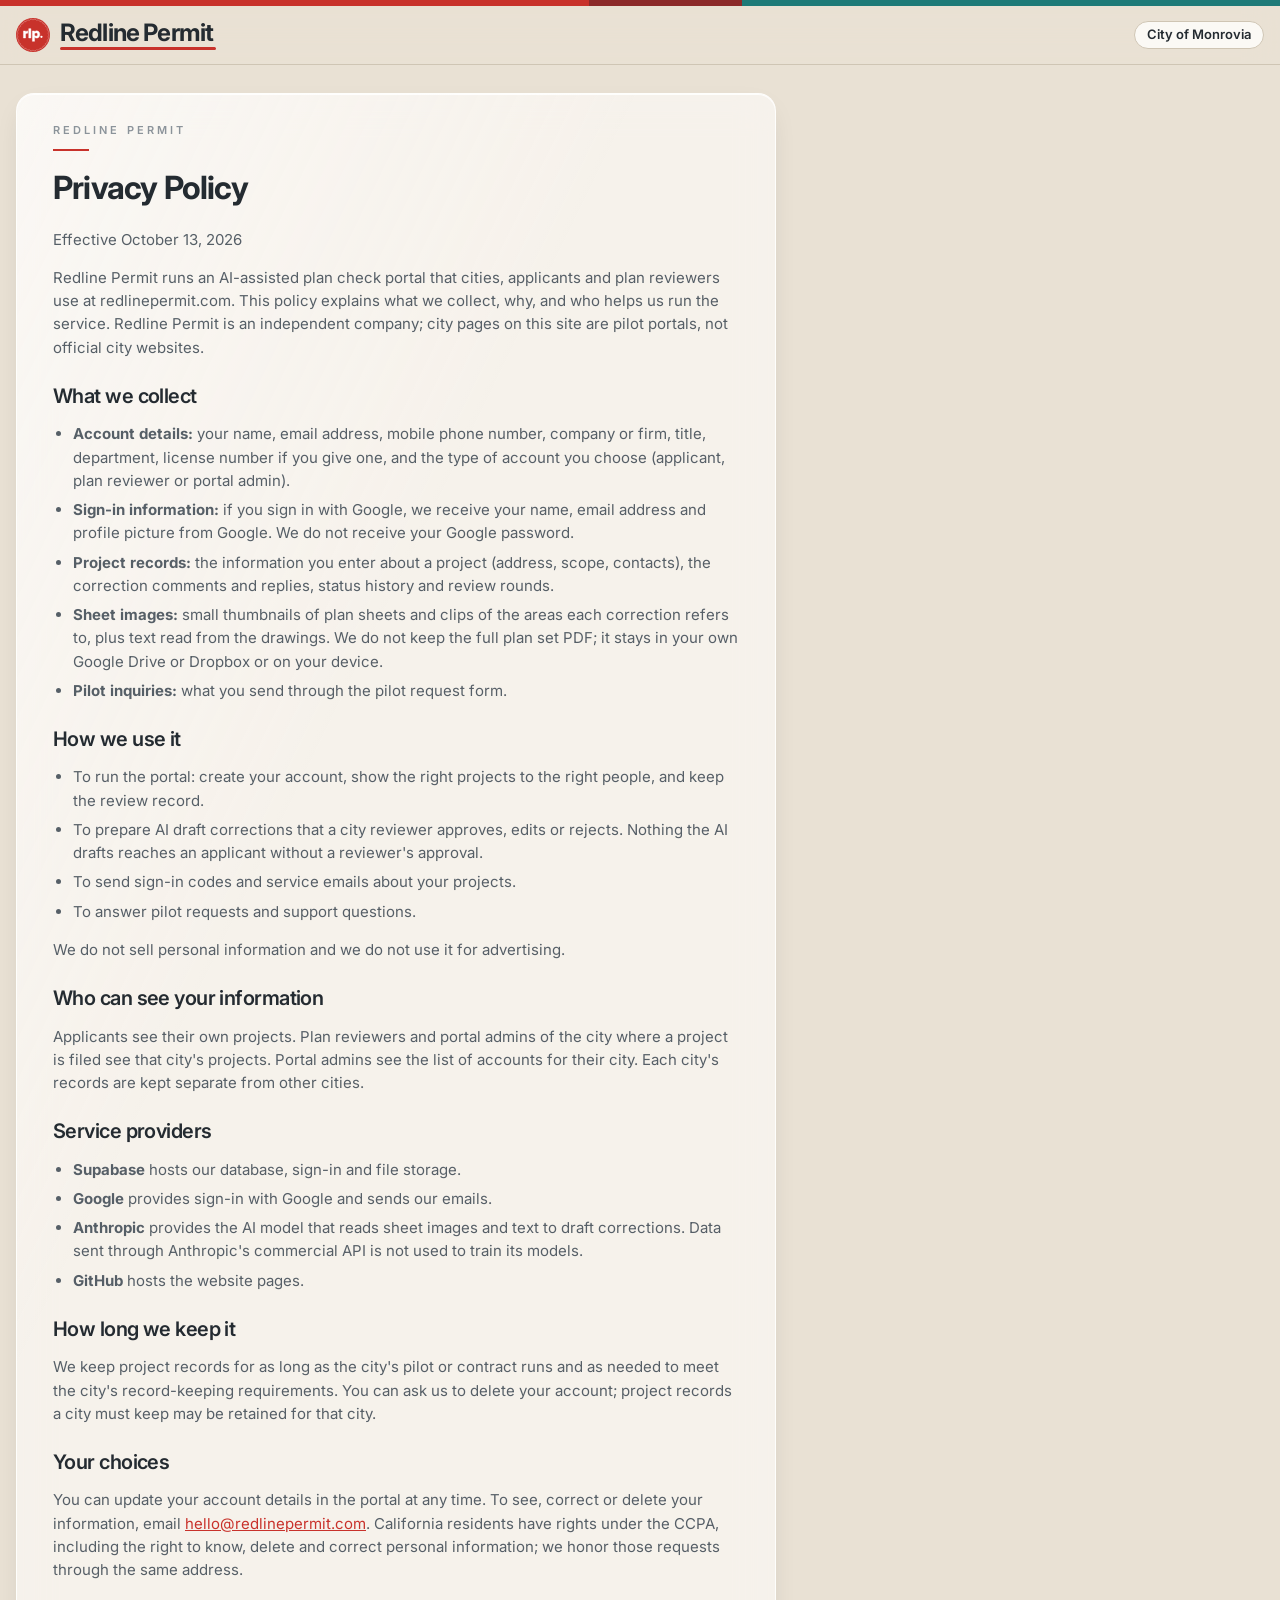
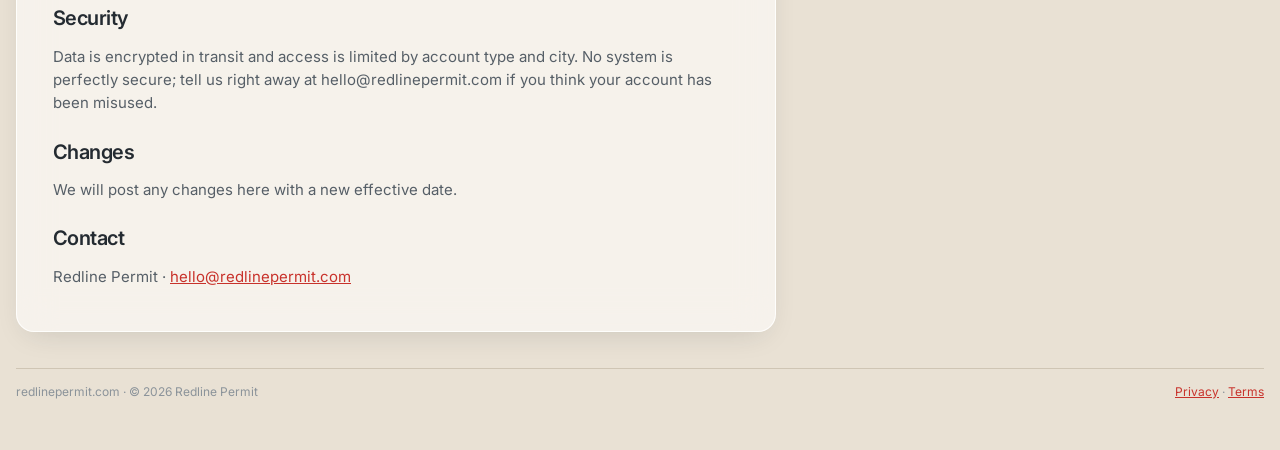
<file: privacy/index.html>
<!doctype html>
<html lang="en">
<head>
<meta charset="utf-8">
<meta name="viewport" content="width=device-width, initial-scale=1">
<title>Privacy Policy · Redline Permit</title>
<meta name="description" content="How Redline Permit handles plan sets, account details and city review data.">
<link rel="canonical" href="https://redlinepermit.com/privacy/">
<link rel="icon" type="image/svg+xml" href="../logo.svg">
<link rel="preconnect" href="https://fonts.googleapis.com">
<link rel="preconnect" href="https://fonts.gstatic.com" crossorigin>
<link rel="stylesheet" href="https://fonts.googleapis.com/css2?family=Inter:wght@400;500;600;700&family=IBM+Plex+Mono:wght@400;500&display=swap">
<link rel="stylesheet" href="../assets/rp.css">
<style>.doc{max-width:760px;padding:28px clamp(18px,4vw,36px)}.doc h2{font-size:20px;margin-top:26px}.doc p,.doc li{color:var(--ink2);font-size:15px}.doc ul{padding-left:20px;display:grid;gap:6px}</style>
</head>
<body>
<div class="topline" aria-hidden="true"></div>
<header class="top"><div class="top-in">
  <a class="brandwrap" href="../" aria-label="Redline Permit home"><img class="mark" src="../logo.svg" alt="" width="34" height="34"><span class="brand">Redline Permit</span></a>
  <span class="spacer"></span>
  <a class="btn sm" href="../monrovia/">City of Monrovia</a>
</div></header>
<div class="wrap"><main>
<article class="panel doc" style="margin-top:28px">
<div class="kicker">Redline Permit</div>
<h1 style="font-size:32px;letter-spacing:-.025em;margin-top:12px">Privacy Policy</h1>
<p class="small">Effective October 13, 2026</p>

<p>Redline Permit runs an AI-assisted plan check portal that cities, applicants and plan reviewers use at redlinepermit.com. This policy explains what we collect, why, and who helps us run the service. Redline Permit is an independent company; city pages on this site are pilot portals, not official city websites.</p>
<h2>What we collect</h2>
<ul>
<li><b>Account details:</b> your name, email address, mobile phone number, company or firm, title, department, license number if you give one, and the type of account you choose (applicant, plan reviewer or portal admin).</li>
<li><b>Sign-in information:</b> if you sign in with Google, we receive your name, email address and profile picture from Google. We do not receive your Google password.</li>
<li><b>Project records:</b> the information you enter about a project (address, scope, contacts), the correction comments and replies, status history and review rounds.</li>
<li><b>Sheet images:</b> small thumbnails of plan sheets and clips of the areas each correction refers to, plus text read from the drawings. We do not keep the full plan set PDF; it stays in your own Google Drive or Dropbox or on your device.</li>
<li><b>Pilot inquiries:</b> what you send through the pilot request form.</li>
</ul>
<h2>How we use it</h2>
<ul>
<li>To run the portal: create your account, show the right projects to the right people, and keep the review record.</li>
<li>To prepare AI draft corrections that a city reviewer approves, edits or rejects. Nothing the AI drafts reaches an applicant without a reviewer's approval.</li>
<li>To send sign-in codes and service emails about your projects.</li>
<li>To answer pilot requests and support questions.</li>
</ul>
<p>We do not sell personal information and we do not use it for advertising.</p>
<h2>Who can see your information</h2>
<p>Applicants see their own projects. Plan reviewers and portal admins of the city where a project is filed see that city's projects. Portal admins see the list of accounts for their city. Each city's records are kept separate from other cities.</p>
<h2>Service providers</h2>
<ul>
<li><b>Supabase</b> hosts our database, sign-in and file storage.</li>
<li><b>Google</b> provides sign-in with Google and sends our emails.</li>
<li><b>Anthropic</b> provides the AI model that reads sheet images and text to draft corrections. Data sent through Anthropic's commercial API is not used to train its models.</li>
<li><b>GitHub</b> hosts the website pages.</li>
</ul>
<h2>How long we keep it</h2>
<p>We keep project records for as long as the city's pilot or contract runs and as needed to meet the city's record-keeping requirements. You can ask us to delete your account; project records a city must keep may be retained for that city.</p>
<h2>Your choices</h2>
<p>You can update your account details in the portal at any time. To see, correct or delete your information, email <a href="mailto:hello@redlinepermit.com">hello@redlinepermit.com</a>. California residents have rights under the CCPA, including the right to know, delete and correct personal information; we honor those requests through the same address.</p>
<h2>Security</h2>
<p>Data is encrypted in transit and access is limited by account type and city. No system is perfectly secure; tell us right away at hello@redlinepermit.com if you think your account has been misused.</p>
<h2>Changes</h2>
<p>We will post any changes here with a new effective date.</p>
<h2>Contact</h2>
<p>Redline Permit · <a href="mailto:hello@redlinepermit.com">hello@redlinepermit.com</a></p>
</article>
</main>
<footer class="foot"><span>redlinepermit.com · © 2026 Redline Permit</span><span><a href="../privacy/">Privacy</a> · <a href="../terms/">Terms</a></span></footer>
</div>
</body>
</html>
</file>
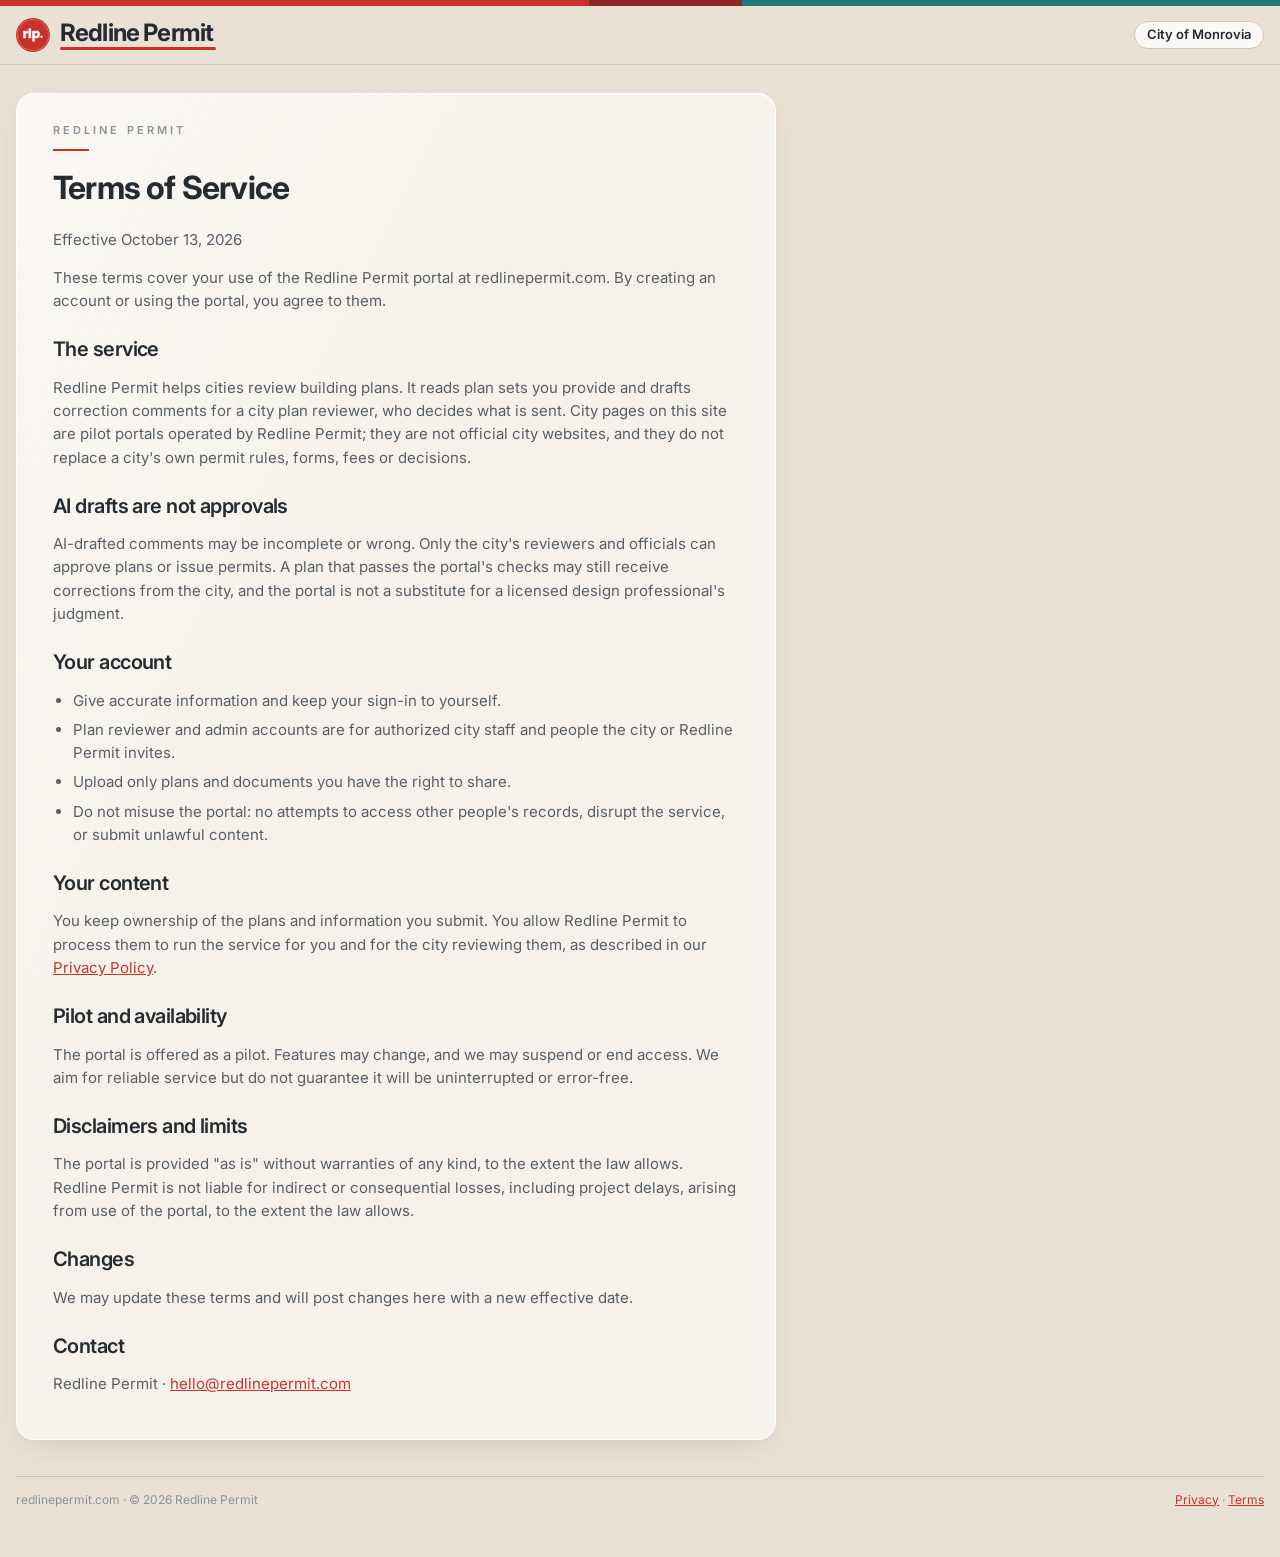
<file: terms/index.html>
<!doctype html>
<html lang="en">
<head>
<meta charset="utf-8">
<meta name="viewport" content="width=device-width, initial-scale=1">
<title>Terms of Service · Redline Permit</title>
<meta name="description" content="Terms for using the Redline Permit plan check portal.">
<link rel="canonical" href="https://redlinepermit.com/terms/">
<link rel="icon" type="image/svg+xml" href="../logo.svg">
<link rel="preconnect" href="https://fonts.googleapis.com">
<link rel="preconnect" href="https://fonts.gstatic.com" crossorigin>
<link rel="stylesheet" href="https://fonts.googleapis.com/css2?family=Inter:wght@400;500;600;700&family=IBM+Plex+Mono:wght@400;500&display=swap">
<link rel="stylesheet" href="../assets/rp.css">
<style>.doc{max-width:760px;padding:28px clamp(18px,4vw,36px)}.doc h2{font-size:20px;margin-top:26px}.doc p,.doc li{color:var(--ink2);font-size:15px}.doc ul{padding-left:20px;display:grid;gap:6px}</style>
</head>
<body>
<div class="topline" aria-hidden="true"></div>
<header class="top"><div class="top-in">
  <a class="brandwrap" href="../" aria-label="Redline Permit home"><img class="mark" src="../logo.svg" alt="" width="34" height="34"><span class="brand">Redline Permit</span></a>
  <span class="spacer"></span>
  <a class="btn sm" href="../monrovia/">City of Monrovia</a>
</div></header>
<div class="wrap"><main>
<article class="panel doc" style="margin-top:28px">
<div class="kicker">Redline Permit</div>
<h1 style="font-size:32px;letter-spacing:-.025em;margin-top:12px">Terms of Service</h1>
<p class="small">Effective October 13, 2026</p>

<p>These terms cover your use of the Redline Permit portal at redlinepermit.com. By creating an account or using the portal, you agree to them.</p>
<h2>The service</h2>
<p>Redline Permit helps cities review building plans. It reads plan sets you provide and drafts correction comments for a city plan reviewer, who decides what is sent. City pages on this site are pilot portals operated by Redline Permit; they are not official city websites, and they do not replace a city's own permit rules, forms, fees or decisions.</p>
<h2>AI drafts are not approvals</h2>
<p>AI-drafted comments may be incomplete or wrong. Only the city's reviewers and officials can approve plans or issue permits. A plan that passes the portal's checks may still receive corrections from the city, and the portal is not a substitute for a licensed design professional's judgment.</p>
<h2>Your account</h2>
<ul>
<li>Give accurate information and keep your sign-in to yourself.</li>
<li>Plan reviewer and admin accounts are for authorized city staff and people the city or Redline Permit invites.</li>
<li>Upload only plans and documents you have the right to share.</li>
<li>Do not misuse the portal: no attempts to access other people's records, disrupt the service, or submit unlawful content.</li>
</ul>
<h2>Your content</h2>
<p>You keep ownership of the plans and information you submit. You allow Redline Permit to process them to run the service for you and for the city reviewing them, as described in our <a href="../privacy/">Privacy Policy</a>.</p>
<h2>Pilot and availability</h2>
<p>The portal is offered as a pilot. Features may change, and we may suspend or end access. We aim for reliable service but do not guarantee it will be uninterrupted or error-free.</p>
<h2>Disclaimers and limits</h2>
<p>The portal is provided "as is" without warranties of any kind, to the extent the law allows. Redline Permit is not liable for indirect or consequential losses, including project delays, arising from use of the portal, to the extent the law allows.</p>
<h2>Changes</h2>
<p>We may update these terms and will post changes here with a new effective date.</p>
<h2>Contact</h2>
<p>Redline Permit · <a href="mailto:hello@redlinepermit.com">hello@redlinepermit.com</a></p>
</article>
</main>
<footer class="foot"><span>redlinepermit.com · © 2026 Redline Permit</span><span><a href="../privacy/">Privacy</a> · <a href="../terms/">Terms</a></span></footer>
</div>
</body>
</html>
</file>
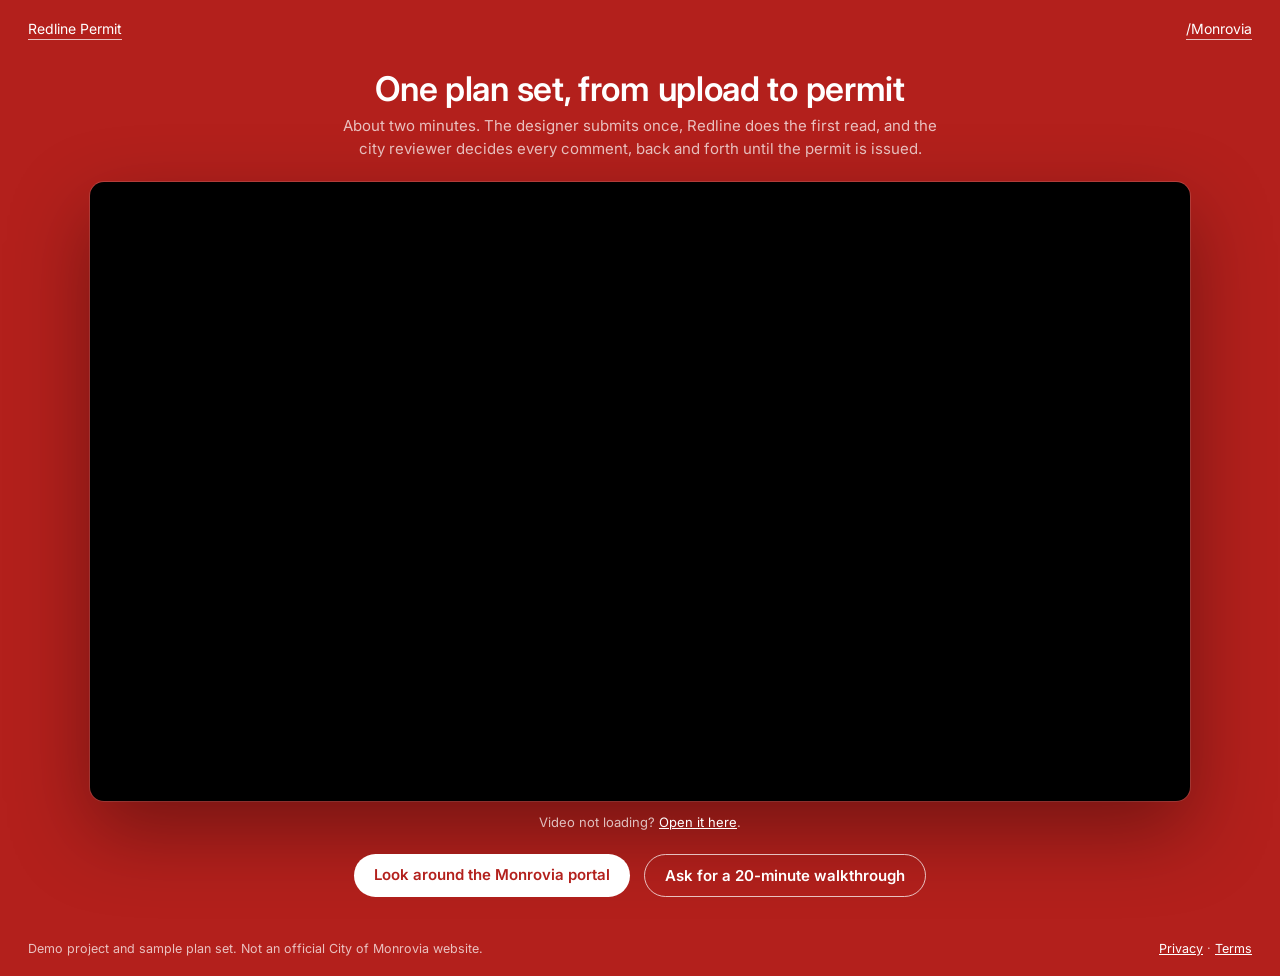
<file: tour/index.html>
<!doctype html>
<html lang="en">
<head>
<meta charset="utf-8">
<meta name="viewport" content="width=device-width,initial-scale=1">
<title>Redline Permit · How it works</title>
<meta name="description" content="A two-minute walkthrough: one plan set goes from upload to permit, back and forth between the designer, Redline's AI first read and the city reviewer.">
<link rel="canonical" href="https://redlinepermit.com/tour/">
<meta property="og:title" content="Redline Permit · How it works">
<meta property="og:description" content="One plan set, from upload to permit, in about two minutes.">
<meta property="og:image" content="https://redlinepermit.com/tour/poster.jpg">
<meta property="og:type" content="website">
<script type="application/ld+json">
{"@context":"https://schema.org","@graph":[{"@type":"WebPage","@id":"https://redlinepermit.com/tour/","url":"https://redlinepermit.com/tour/","name":"How it works · Redline Permit","description":"A two-minute walkthrough: one plan set goes from upload to permit, between the designer, Redline's AI first read and the city reviewer.","primaryImageOfPage":"https://redlinepermit.com/tour/poster.jpg","isPartOf":{"@type":"WebSite","name":"Redline Permit","url":"https://redlinepermit.com/"},"about":{"@type":"SoftwareApplication","name":"Redline Permit","applicationCategory":"BusinessApplication","operatingSystem":"Web","url":"https://redlinepermit.com/"}},{"@type":"BreadcrumbList","itemListElement":[{"@type":"ListItem","position":1,"name":"Redline Permit","item":"https://redlinepermit.com/"},{"@type":"ListItem","position":2,"name":"How it works","item":"https://redlinepermit.com/tour/"}]}]}
</script>
<link rel="icon" type="image/svg+xml" href="../logo.svg">
<link rel="preconnect" href="https://fonts.googleapis.com">
<link href="https://fonts.googleapis.com/css2?family=Inter:wght@400;500;600&display=swap" rel="stylesheet">
<style>
:root{--rl-red:#b3201c;--rl-teal:#4fc3b4;--rl-soft:rgba(255,255,255,.72)}
*{box-sizing:border-box}
html,body{margin:0;min-height:100%}
body{background:var(--rl-red);color:#fff;font-family:Inter,system-ui,sans-serif;display:flex;flex-direction:column;min-height:100vh}
header,footer{display:flex;justify-content:space-between;align-items:center;padding:20px 28px;font-size:14px}
a{color:#fff}
header a{text-decoration:none;border-bottom:1px solid var(--rl-soft);padding-bottom:2px}
main{flex:1;display:flex;flex-direction:column;align-items:center;justify-content:center;padding:8px 16px 24px}
h1{font-size:clamp(22px,3vw,34px);font-weight:600;margin:0 0 6px;text-align:center;letter-spacing:-.3px}
p.sub{color:var(--rl-soft);margin:0 0 22px;text-align:center;max-width:620px;line-height:1.5;font-size:15px}
.frame{width:min(1100px,100%);aspect-ratio:16/9;border-radius:14px;overflow:hidden;background:#000;box-shadow:0 30px 80px rgba(0,0,0,.35),0 0 0 1px rgba(255,255,255,.15)}
iframe{width:100%;height:100%;display:block;border:0}
.links{margin-top:22px;display:flex;gap:14px;flex-wrap:wrap;justify-content:center}
.links a{background:#fff;color:var(--rl-red);text-decoration:none;font-weight:600;padding:11px 20px;border-radius:999px;font-size:15px}
.links a.ghost{background:transparent;color:#fff;border:1px solid var(--rl-soft)}
footer{color:var(--rl-soft);font-size:12.5px;gap:16px;flex-wrap:wrap}
@media (max-width:600px){header,footer{padding:16px}}
</style>
</head>
<body>
<header><a href="../">Redline Permit</a><a href="../monrovia/">/Monrovia</a></header>
<main>
  <h1>One plan set, from upload to permit</h1>
  <p class="sub">About two minutes. The designer submits once, Redline does the first read, and the city reviewer decides every comment, back and forth until the permit is issued.</p>
  <div class="frame"><iframe src="https://drive.google.com/file/d/1mqYjzejuy-cDNYR8VvsypZAIXEFS8Rdw/preview" title="Redline Permit walkthrough video" allow="autoplay; fullscreen" allowfullscreen loading="lazy"></iframe></div>
  <p class="sub" style="margin:12px 0 0;font-size:13px">Video not loading? <a href="https://drive.google.com/file/d/1mqYjzejuy-cDNYR8VvsypZAIXEFS8Rdw/view">Open it here</a>.</p>
  <div class="links"><a href="../monrovia/">Look around the Monrovia portal</a><a class="ghost" href="mailto:ypan@redlinepermit.com?subject=Redline%20Permit%20walkthrough">Ask for a 20-minute walkthrough</a></div>
</main>
<footer><span>Demo project and sample plan set. Not an official City of Monrovia website.</span><span><a href="../privacy/">Privacy</a> · <a href="../terms/">Terms</a></span></footer>
</body>
</html>
</file>
<file: assets/rp.css>
/* Layout: same Sand & Glass system as the Monrovia portal — sand page, blurred red/teal orbs, frosted header, glass panels, department cards, 8-stage rail. */
:root{
  --sand:#E9E1D4; --sand2:#F2EDE4; --sand3:#DED4C3; --glass:rgba(251,249,245,.72); --glass-solid:#FBF9F5; --hair:#CFC5B4;
  --ink:#242B31; --ink2:#565F67; --ink3:#8B939A;
  --red:#C8322B; --red-soft:#F6DCD8; --oxblood:#8C2A2A; --ox-soft:#EFD9D4;
  --teal:#1E7A78; --teal-deep:#145856; --teal-soft:#D6EBE8;
  --sheet:#FFFFFF; --line:#3B444C; --hdr:rgba(233,225,212,.72); --rim:rgba(255,255,255,.85);
  --f-body:"Inter",Helvetica,Arial,sans-serif; --f-mono:"IBM Plex Mono",ui-monospace,Menlo,Consolas,monospace;
  color-scheme:light;
}
@media (prefers-color-scheme: dark){:root:not([data-theme="light"]){
  --sand:#17191B; --sand2:#1F2326; --sand3:#2A2F33; --glass:rgba(34,38,42,.72); --glass-solid:#22262A; --hair:#3A4046;
  --ink:#ECE6DC; --ink2:#B5AEA3; --ink3:#8A857D;
  --red:#E5574F; --red-soft:#3A1F1E; --oxblood:#C66A62; --ox-soft:#33201F;
  --teal:#4FB3AE; --teal-deep:#7CCBC6; --teal-soft:#16302F;
  --sheet:#1B1F23; --line:#C9C2B6; --hdr:rgba(23,25,27,.75); --rim:rgba(255,255,255,.08); color-scheme:dark}}
:root[data-theme="dark"]{
  --sand:#17191B; --sand2:#1F2326; --sand3:#2A2F33; --glass:rgba(34,38,42,.72); --glass-solid:#22262A; --hair:#3A4046;
  --ink:#ECE6DC; --ink2:#B5AEA3; --ink3:#8A857D;
  --red:#E5574F; --red-soft:#3A1F1E; --oxblood:#C66A62; --ox-soft:#33201F;
  --teal:#4FB3AE; --teal-deep:#7CCBC6; --teal-soft:#16302F;
  --sheet:#1B1F23; --line:#C9C2B6; --hdr:rgba(23,25,27,.75); --rim:rgba(255,255,255,.08); color-scheme:dark}
*{box-sizing:border-box}
html{background:var(--sand)}
body{background:var(--sand);color:var(--ink);font:400 15px/1.55 var(--f-body);margin:0;-webkit-font-smoothing:antialiased;overflow-x:hidden;position:relative}
a{color:var(--red)}
:focus-visible{outline:2px solid var(--red);outline-offset:2px;border-radius:6px}
/* background orbs + top line, as in the portal */
.bg{position:absolute;inset:0 0 auto 0;height:900px;overflow:hidden;pointer-events:none;z-index:0;-webkit-mask-image:linear-gradient(#000 50%,transparent);mask-image:linear-gradient(#000 50%,transparent)}
.orb{position:absolute;border-radius:50%;filter:blur(64px)}
.orb.a{width:560px;height:560px;background:var(--red);top:-280px;right:-170px;opacity:.42}
.orb.b{width:380px;height:380px;background:var(--teal);top:160px;right:18%;opacity:.26}
.orb.c{width:320px;height:320px;background:#5FA8A3;top:360px;left:-160px;opacity:.22}
.topline{height:6px;background:linear-gradient(90deg,var(--red) 0 46%,var(--oxblood) 46% 58%,var(--teal) 58% 100%);position:relative;z-index:6}
.wrap{max-width:1280px;margin:0 auto;padding-inline:16px;padding-block:0 48px;position:relative;z-index:1}
/* glass */
.panel{position:relative;background:var(--glass);border:1px solid var(--rim);border-radius:18px;padding:20px;
  backdrop-filter:blur(18px) saturate(1.2);-webkit-backdrop-filter:blur(18px) saturate(1.2);
  box-shadow:0 1px 0 var(--rim) inset,0 10px 30px -12px rgba(36,43,49,.18)}
.panel::before{content:"";position:absolute;inset:0;border-radius:inherit;pointer-events:none;background:linear-gradient(116deg,rgba(255,255,255,.45),rgba(255,255,255,0) 38%)}
.panel>*{position:relative}
/* header */
header.top{position:sticky;top:0;z-index:5;background:var(--hdr);backdrop-filter:blur(16px) saturate(1.2);-webkit-backdrop-filter:blur(16px) saturate(1.2);border-bottom:1px solid var(--hair)}
.top-in{max-width:1280px;margin:0 auto;padding:12px 16px;display:flex;gap:10px 20px;align-items:center;flex-wrap:wrap}
.brand{font-weight:700;font-size:24px;letter-spacing:-.035em;line-height:1;position:relative;padding-bottom:5px;color:var(--ink);text-decoration:none}
.brand::after{content:"";position:absolute;left:0;right:-3px;bottom:0;height:3px;border-radius:2px;background:var(--red)}
.brandwrap{display:inline-flex;align-items:center;gap:10px;text-decoration:none}
.mark{width:34px;height:34px;display:block;flex:none}
.city{font-size:13px;color:var(--ink2)}
.city b{color:var(--ink);font-weight:600}
.spacer{flex:1}
.seg{display:inline-flex;background:var(--glass);border:1px solid var(--rim);border-radius:999px;padding:3px;gap:3px;flex-wrap:wrap}
.seg a{padding:6px 14px;border-radius:999px;font-size:13px;font-weight:600;color:var(--ink2);text-decoration:none}
.seg a:hover{background:var(--ink);color:var(--sand)}
/* type */
.kicker{font-size:11px;font-weight:600;letter-spacing:.28em;text-transform:uppercase;color:var(--ink3)}
.kicker::after{content:"";display:block;width:36px;height:2px;background:var(--red);margin-top:10px}
h1,h2,h3{margin:0;text-wrap:balance}
h2{font-weight:600;font-size:clamp(24px,3.2vw,32px);letter-spacing:-.028em;line-height:1.12;margin-top:12px;max-width:26ch}
.sub{color:var(--ink2);max-width:62ch;margin:10px 0 0}
.small{font-size:13px;color:var(--ink2)}
section{margin-top:44px}
/* buttons + pills */
.btn{display:inline-flex;align-items:center;gap:8px;border:1px solid var(--hair);background:var(--glass-solid);border-radius:999px;padding:9px 18px;font:600 14px/1.2 var(--f-body);cursor:pointer;color:var(--ink);text-decoration:none}
.btn:hover{border-color:var(--teal)}
.btn.primary{background:var(--red);border-color:var(--red);color:#fff}
.btn.primary:hover{background:#B42B25}
.btn.sm{padding:5px 12px;font-size:13px}
.pill{display:inline-flex;align-items:center;gap:5px;font-size:10.5px;font-weight:700;padding:2px 8px;border-radius:999px;white-space:nowrap;letter-spacing:.08em;text-transform:uppercase}
.p-corr{background:var(--red-soft);color:var(--red)}
.p-ok{background:var(--teal-soft);color:var(--teal-deep)}
/* hero */
.hero{display:grid;grid-template-columns:minmax(0,1fr) minmax(0,1.05fr);gap:28px;align-items:center;padding:40px 0 8px}
.hero h1{margin-top:12px;font-size:clamp(32px,5.4vw,54px);font-weight:600;letter-spacing:-.032em;line-height:1.05;max-width:16ch}
.hero h1 em{font-style:normal;color:var(--red)}
.hero .sub{font-size:17px}
.ctas{display:flex;gap:10px;flex-wrap:wrap;margin-top:22px}
.facts{display:flex;flex-wrap:wrap;gap:6px 16px;font-size:13px;color:var(--ink2);margin-top:18px}
.facts b{color:var(--ink);font-weight:600}
/* demo workspace in hero */
.ws{display:grid;gap:12px;padding:16px}
.ws-h{display:flex;gap:8px 12px;align-items:center;flex-wrap:wrap}
.ws-h b{font-size:16px;letter-spacing:-.015em}
.sheet-main{background:var(--sheet);border:1px solid var(--hair);border-radius:12px;overflow:hidden}
.sheet-main svg{display:block;width:100%;height:auto}
.corr{border:1px solid var(--hair);border-left:3px solid var(--red);border-radius:4px 12px 12px 4px;padding:10px 12px;display:grid;gap:6px;background:var(--glass-solid)}
.corr-h{display:flex;gap:8px;flex-wrap:wrap;align-items:center;font-size:12px}
.num{width:22px;height:22px;border-radius:50%;background:var(--red);color:#fff;font:700 12px/22px var(--f-body);text-align:center;flex:none}
.cite{font-family:var(--f-mono);font-size:12px;font-weight:500;color:var(--ink);background:var(--sand2);border:1px solid var(--sand3);border-radius:6px;padding:1px 7px}
.dept{font-size:10.5px;text-transform:uppercase;letter-spacing:.12em;font-weight:600;color:var(--teal)}
.corr p{margin:0;font-size:13.5px;color:var(--ink2)}
.corr p b{color:var(--ink);font-weight:600}
/* process rail, as in the portal */
.rail{display:grid;grid-template-columns:repeat(8,minmax(0,1fr));gap:8px;margin:20px 0 6px}
.stage{padding:9px 2px 0;border-top:3px solid var(--hair);font-size:12px;color:var(--ink3);min-width:0}
.stage b{display:block;font-size:13.5px;color:var(--ink2);font-weight:600;letter-spacing:-.01em}
.stage.done{border-color:var(--teal)}
.stage.done b{color:var(--ink)}
.stage.now{border-color:var(--red)}
.stage.now b{color:var(--red)}
.who{font-size:10.5px;text-transform:uppercase;letter-spacing:.14em;font-weight:600}
.stage .round{display:block;font-size:11px;font-weight:700;color:var(--red);margin-top:2px}
.stage .loop{display:block;font-size:11px;color:var(--teal);font-weight:600;margin-top:2px}
.rounds{display:flex;gap:3px;margin-top:4px}.rounds i{width:14px;height:4px;border-radius:2px;background:var(--teal)}.rounds i.cur{background:var(--red)}
@media (max-width:760px){.rail{grid-template-columns:repeat(4,minmax(0,1fr))}}
/* department cards, as on the portal home */
.deptgrid{display:grid;grid-template-columns:repeat(auto-fit,minmax(200px,1fr));gap:12px;margin-top:20px}
.dcard{position:relative;border:1px solid var(--rim);background:var(--glass-solid);border-radius:16px;padding:16px;display:grid;gap:6px;align-content:start}
.dcard:hover,.dcard:focus-within{border-color:var(--teal)}
.dcard b{font-size:16px;letter-spacing:-.01em}
.dcard.main{grid-column:1/-1;background:linear-gradient(120deg,var(--red-soft),var(--glass-solid) 55%,var(--teal-soft));padding:22px}
.dcard.main b{font-size:22px}
.dcard .go{font-size:13px;font-weight:600;color:var(--teal)}
.dcard.main .go{color:var(--red)}
.tip{display:none;position:absolute;left:12px;right:12px;top:calc(100% - 6px);z-index:20;background:#242B31;color:#fff;border-radius:12px;padding:14px;font-size:13px;line-height:1.45;box-shadow:0 10px 30px rgba(0,0,0,.25)}
.dcard:hover .tip,.dcard:focus-within .tip{display:block}
.tip .row{display:grid;grid-template-columns:auto 1fr;gap:4px 10px;margin-top:8px}
.tip .k{font-weight:700;color:#F6DCD8;white-space:nowrap}
.hint{font-size:12px;color:var(--teal);font-weight:600;cursor:help}
/* two sides */
.two{display:grid;grid-template-columns:repeat(2,minmax(0,1fr));gap:14px;margin-top:20px}
.two .panel{border-top:3px solid var(--teal)}
.two .panel.app{border-top-color:var(--red)}
.two h3{font-size:18px;letter-spacing:-.015em}
.two ul{margin:12px 0 0;padding-left:18px;display:grid;gap:6px;color:var(--ink2);font-size:14.5px}
.people{display:grid;grid-template-columns:repeat(4,minmax(0,1fr));gap:10px;margin-top:14px}
.person{border:1px solid var(--sand3);border-radius:12px;padding:10px 12px;background:var(--glass-solid);display:grid;gap:2px;font-size:12.5px;min-width:0}
.person .role{font-size:10px;font-weight:700;letter-spacing:.14em;text-transform:uppercase;color:var(--teal)}
.person b{font-size:13.5px}
.person span{color:var(--ink2)}
/* codes + security */
.codes{display:grid;grid-template-columns:repeat(auto-fit,minmax(230px,1fr));gap:10px;margin-top:20px}
.code{border:1px solid var(--hair);border-left:3px solid var(--teal);border-radius:4px 12px 12px 4px;padding:12px 14px;background:var(--glass-solid);display:grid;gap:4px}
.code .cite{justify-self:start}
.code b{font-weight:600;font-size:14.5px}
.factgrid{display:grid;grid-template-columns:repeat(auto-fit,minmax(230px,1fr));gap:12px;margin-top:20px}
.note{font-size:14px;color:var(--ink2);background:var(--sand2);border-left:3px solid var(--teal);border-radius:0 12px 12px 0;padding:12px 14px}
.note b{display:block;color:var(--ink);font-size:15px;margin-bottom:4px}
.note.red{background:var(--red-soft);border-left-color:var(--red)}
/* contact */
.contact{display:grid;grid-template-columns:minmax(0,1fr) auto;gap:24px;align-items:center;padding:clamp(20px,4vw,30px)}
.mail{display:flex;gap:10px;align-items:center;flex-wrap:wrap}
.mail code{font:500 17px/1 var(--f-mono);background:var(--sand2);border:1px solid var(--hair);border-radius:10px;padding:12px 14px;user-select:all}
.copied{font-size:13px;color:var(--teal);min-height:1em;margin-top:6px}
footer.foot{margin-top:36px;padding-top:14px;border-top:1px solid var(--hair);display:flex;justify-content:space-between;gap:12px;flex-wrap:wrap;font-size:12px;color:var(--ink3)}
@media (max-width:900px){.hero{grid-template-columns:minmax(0,1fr)}.people{grid-template-columns:repeat(2,minmax(0,1fr))}}
@media (max-width:600px){.two,.contact{grid-template-columns:minmax(0,1fr)}.seg{display:none}}
@media (prefers-reduced-motion:no-preference){#cloud1,#cloud2{stroke-dasharray:var(--len);stroke-dashoffset:var(--len);animation:draw 1.4s .3s ease forwards}#cloud2{animation-delay:1s}@keyframes draw{to{stroke-dashoffset:0}}}
/* ---------- corrections player ---------- */
.player{margin-top:18px;padding:16px;display:grid;gap:14px}
.pl-grid{display:grid;grid-template-columns:minmax(0,1.45fr) minmax(0,1fr);gap:16px;align-items:start}
@media (max-width:900px){.pl-grid{grid-template-columns:minmax(0,1fr)}}
.stagebox{position:relative;background:var(--sheet);border:1px solid var(--hair);border-radius:12px;overflow:hidden;box-shadow:0 14px 30px -22px rgba(36,43,49,.5)}
.stagebox svg{display:block;width:100%;height:auto}
.cap{position:relative;padding:12px 12px 0;display:flex;gap:10px;align-items:center;pointer-events:none}
.cap .stepno{font:700 11px/1 var(--f-mono);letter-spacing:.12em;color:#fff;background:var(--red);border-radius:999px;padding:6px 10px;white-space:nowrap}
.cap .captxt{font:600 13px/1.35 var(--f-body);color:var(--ink);background:var(--glass-solid);border:1px solid var(--hair);border-radius:10px;padding:6px 10px;box-shadow:0 6px 14px -10px rgba(0,0,0,.4)}
.sheetg{opacity:.25;transition:opacity .6s}
.on .sheetg{opacity:1}
.drop{opacity:0;transform:translateY(-40px);transition:opacity .5s,transform .7s cubic-bezier(.2,.9,.3,1.2)}
.s0 .drop{opacity:1;transform:none}
.scan{opacity:0}
.s1 .scan{opacity:1;animation:scan 2.4s ease-in-out infinite}
@keyframes scan{0%{transform:translateY(0)}100%{transform:translateY(280px)}}
.chk{opacity:0;transition:opacity .3s}
.s1 .chk{opacity:1}
.s1 .chk text{animation:blink 1.2s steps(2) infinite}
@keyframes blink{50%{opacity:.35}}
.ac{fill:none;stroke:var(--red);stroke-width:2.6;stroke-linejoin:round;stroke-dasharray:var(--len,600);stroke-dashoffset:var(--len,600);transition:stroke-dashoffset 1.1s ease,stroke .5s}
.drawn .ac{stroke-dashoffset:0}
.drawn .ac.b{transition-delay:.8s}
.done .ac{stroke:var(--teal)}
.badge{opacity:0;transform-box:fill-box;transform-origin:center;transform:scale(.3);transition:opacity .3s,transform .4s cubic-bezier(.3,1.6,.5,1)}
.drawn .badge.a{opacity:1;transform:none;transition-delay:.9s}
.drawn .badge.b{opacity:1;transform:none;transition-delay:1.7s}
.badge circle{fill:var(--red);transition:fill .5s}
.done .badge circle{fill:var(--teal)}
.win-new{opacity:0;transition:opacity .6s}.win-old{transition:opacity .6s}
.done .win-old{opacity:0}.done .win-new{opacity:1}
.cursor{opacity:0;transition:transform 1.1s cubic-bezier(.5,0,.2,1),opacity .3s}
.s3 .cursor{opacity:1}
.env{opacity:0;transform:translate(0,0) scale(.6);transform-box:fill-box;transform-origin:center}
.s4 .env{animation:fly 2.2s ease-in-out forwards}
@keyframes fly{0%{opacity:0;transform:translate(0,0) scale(.6)}20%{opacity:1;transform:translate(0,0) scale(1)}80%{opacity:1;transform:translate(120px,-120px) scale(.9)}100%{opacity:0;transform:translate(140px,-140px) scale(.7)}}
.side{display:grid;gap:8px;align-content:start}
.side h4{margin:0;font-size:11px;letter-spacing:.24em;text-transform:uppercase;color:var(--ink3);font-weight:600}
.ccard{border:1px solid var(--hair);border-left:3px solid var(--red);border-radius:4px 12px 12px 4px;padding:9px 11px;background:var(--glass-solid);display:grid;gap:4px;opacity:.28;transition:opacity .4s,border-color .4s,box-shadow .4s}
.ccard.show{opacity:1}
.ccard.hl{box-shadow:0 0 0 2px var(--teal-soft)}
.ccard.ok{border-left-color:var(--teal)}
.ccard .num{transition:background .5s}.ccard.ok .num{background:var(--teal)}
.ccard p{margin:0;font-size:13px;color:var(--ink2)}
.ccard .st{margin-left:auto}
.pill.draft{background:var(--ox-soft);color:var(--oxblood)}
.status{font-size:12.5px;color:var(--ink2);border-top:1px solid var(--sand3);padding-top:8px;display:flex;justify-content:space-between;gap:8px}
.status b{color:var(--ink)}
.timeline{display:grid;grid-template-columns:repeat(6,minmax(0,1fr));gap:6px;align-items:end}
.tl{all:unset;cursor:pointer;display:grid;gap:6px;min-width:0}
.tl:focus-visible{outline:2px solid var(--red);outline-offset:3px;border-radius:4px}
.tl span{font-size:12px;font-weight:600;color:var(--ink3);white-space:nowrap;overflow:hidden;text-overflow:ellipsis}
.tl i{display:block;height:4px;border-radius:2px;background:var(--sand3);overflow:hidden;position:relative}
.tl i b{position:absolute;inset:0 auto 0 0;width:0;background:var(--red)}
.tl.past i b{width:100%;background:var(--teal)}
.tl.cur span{color:var(--ink)}
.tl.past span{color:var(--ink2)}
.plctl{display:flex;gap:10px;align-items:center}
.plctl .btn{padding:6px 14px;font-size:13px}
@media (max-width:600px){.tl span{font-size:10.5px}}

/* ---------- intake form ---------- */
.intake{display:grid;grid-template-columns:minmax(0,.9fr) minmax(0,1.1fr);gap:24px;padding:clamp(18px,4vw,30px)}
@media (max-width:820px){.intake{grid-template-columns:minmax(0,1fr)}}
.form{display:grid;grid-template-columns:repeat(2,minmax(0,1fr));gap:12px}
@media (max-width:520px){.form{grid-template-columns:minmax(0,1fr)}}
.form .full{grid-column:1/-1}
.form label{display:grid;gap:5px;font-size:11px;font-weight:600;letter-spacing:.14em;text-transform:uppercase;color:var(--ink3)}
.form input,.form select,.form textarea{font:400 14.5px/1.4 var(--f-body);letter-spacing:0;text-transform:none;color:var(--ink);background:var(--glass-solid);border:1px solid var(--hair);border-radius:10px;padding:10px 12px;width:100%}
.form textarea{min-height:84px;resize:vertical}
.form input:focus,.form select:focus,.form textarea:focus{outline:2px solid var(--red-soft);border-color:var(--red)}
.hp{position:absolute;left:-9999px}
.formmsg{font-size:13.5px;min-height:1.2em}
.formmsg.ok{color:var(--teal-deep)}.formmsg.err{color:var(--red)}
.checks{list-style:none;padding:0;margin:14px 0 0;display:grid;gap:8px;font-size:14px;color:var(--ink2)}
.checks li{display:flex;gap:8px}.checks li::before{content:"";flex:none;width:8px;height:8px;margin-top:7px;border-radius:50%;background:var(--red)}

/* ---------- city directory ---------- */
.citygrid{display:grid;grid-template-columns:repeat(auto-fit,minmax(220px,1fr));gap:12px;margin-top:20px}
.city-card{display:grid;gap:6px;border:1px solid var(--rim);background:var(--glass-solid);border-radius:16px;padding:16px;text-decoration:none;color:inherit;position:relative}
a.city-card:hover{border-color:var(--teal)}
.city-card b{font-size:17px;letter-spacing:-.015em}
.city-card .url{font:500 12px/1.3 var(--f-mono);color:var(--teal-deep)}
.city-card.soon{opacity:.75}
.city-card .go{font-size:13px;font-weight:600;color:var(--red)}
.seg a.citylink{background:var(--red);color:#fff}
.seg a.citylink:hover{background:#B42B25;color:#fff}
.city-card.live{background:linear-gradient(120deg,var(--red-soft),var(--glass-solid) 60%);grid-column:span 2}
@media (max-width:520px){.city-card.live{grid-column:auto}}

/* ---------- data flow diagram ---------- */
.flow{margin-top:18px;padding:16px}
.flow svg{display:block;width:100%;height:auto}
.flow text{font-family:var(--f-body)}
.legend2{display:flex;flex-wrap:wrap;gap:8px 18px;font-size:13px;color:var(--ink2);margin-top:10px}
.legend2 span{display:inline-flex;gap:6px;align-items:center}
.legend2 i{width:12px;height:12px;border-radius:3px;display:inline-block}

/* ---------- city hub ---------- */
.pilotbar{background:var(--ink);color:var(--sand);font-size:13px;text-align:center;padding:8px 16px;position:relative;z-index:6}
.pilotbar a{color:inherit;text-decoration:underline;font-weight:600}
.doors{display:grid;grid-template-columns:repeat(2,minmax(0,1fr));gap:14px;margin-top:22px}
@media (max-width:760px){.doors{grid-template-columns:minmax(0,1fr)}}
.door{display:grid;gap:10px;padding:22px;align-content:start}
.door h3{font-size:22px;letter-spacing:-.02em}
.door .acts{display:flex;gap:8px;flex-wrap:wrap;margin-top:4px}
.door ul{margin:0;padding-left:18px;color:var(--ink2);font-size:14.5px;display:grid;gap:5px}
.door.app{border-top:3px solid var(--red)}.door.rev{border-top:3px solid var(--teal)}
.track{display:flex;gap:8px;flex-wrap:wrap}
.track input{flex:1;min-width:160px;font:500 14px/1.4 var(--f-mono);border:1px solid var(--hair);border-radius:999px;padding:8px 14px;background:var(--glass-solid);color:var(--ink)}
.codetable{display:grid;gap:14px;margin-top:20px}
.codeg h3{font-size:14px;letter-spacing:.02em;margin:0 0 8px;color:var(--ink2)}
.coderow{display:grid;grid-template-columns:150px minmax(0,1fr);gap:4px 14px;padding:9px 12px;border:1px solid var(--hair);border-radius:10px;background:var(--glass-solid);text-decoration:none;color:inherit;margin-bottom:6px}
.coderow:hover{border-color:var(--teal)}
.coderow .cite{justify-self:start;align-self:start}
.coderow b{font-weight:600;font-size:14.5px}
.coderow small{grid-column:2;color:var(--ink2);font-size:13px}
@media (max-width:560px){.coderow{grid-template-columns:minmax(0,1fr)}.coderow small{grid-column:1}}
.modal{position:fixed;inset:0;background:rgba(23,25,27,.55);display:grid;place-items:center;z-index:50;padding:16px}
.modal[hidden]{display:none}
.modal .panel{max-width:460px;width:100%;background:var(--glass-solid)}
.coderow .cite{grid-row:span 2}

/* Enrolled Cities dropdown: one red /City bubble per enrolled city */
.cities{position:relative}
.cities summary{list-style:none;cursor:pointer;padding:7px 14px;border-radius:999px;font-size:13px;font-weight:700;color:var(--red);border:1px solid var(--red);background:var(--glass);display:inline-flex;align-items:center;gap:6px;white-space:nowrap}
.cities summary::-webkit-details-marker{display:none}
.cities summary::after{content:"";width:6px;height:6px;border-right:1.6px solid currentColor;border-bottom:1.6px solid currentColor;transform:rotate(45deg) translateY(-2px);transition:transform .15s}
.cities[open] summary{background:var(--red);color:#fff}
.cities[open] summary::after{transform:rotate(-135deg) translateY(-1px)}
.cities-pop{position:absolute;right:0;top:calc(100% + 8px);z-index:20;display:flex;flex-wrap:wrap;gap:8px;min-width:200px;max-width:min(360px,calc(100vw - 32px));padding:12px;border-radius:16px;background:var(--glass-solid,#fff);border:1px solid var(--hair);box-shadow:0 12px 32px rgba(0,0,0,.12)}
.cbub{display:inline-flex;align-items:center;padding:7px 14px;border-radius:999px;background:var(--red);color:#fff;font:600 13px/1 "IBM Plex Mono",ui-monospace,monospace;text-decoration:none;letter-spacing:.01em}
.cbub:hover{background:var(--oxblood)}
@media (max-width:600px){.cities-pop{left:0;right:auto}}
</file>
